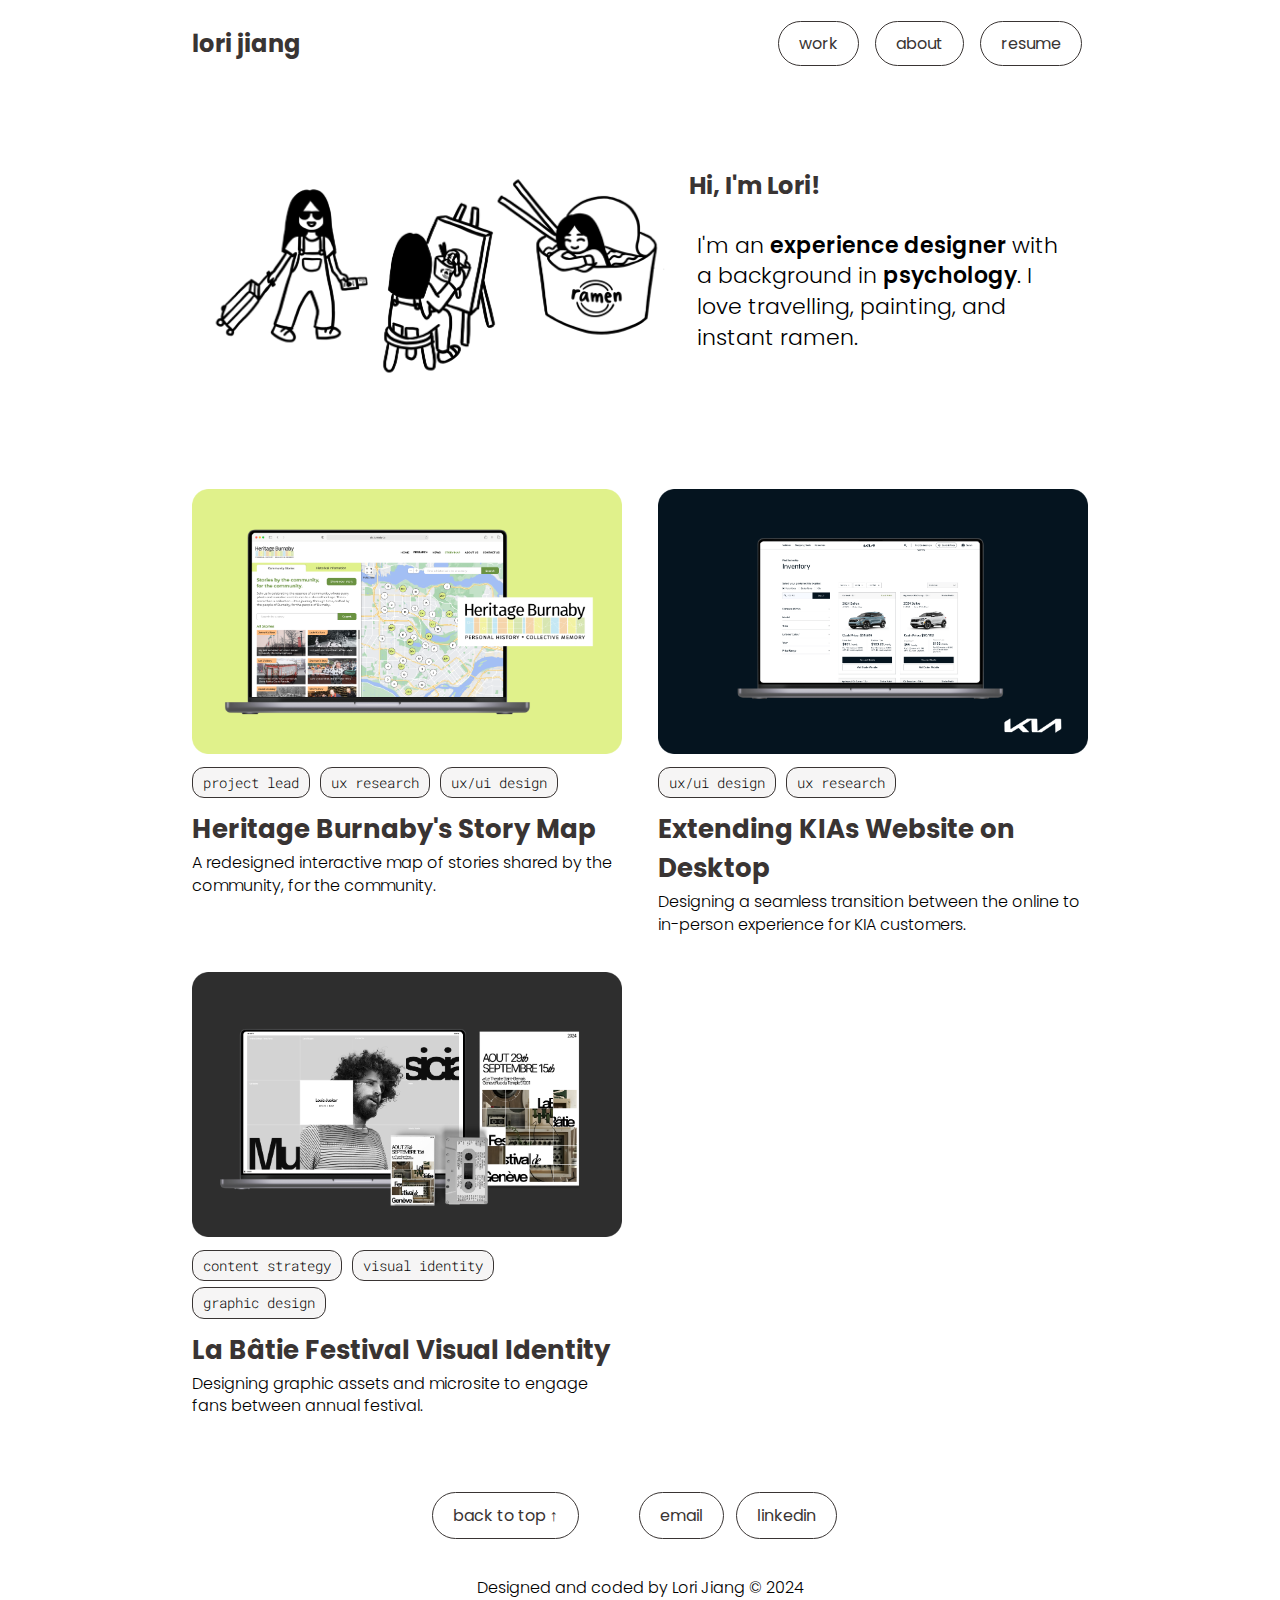
<file: index.html>
<!DOCTYPE html>
<html lang="en">
    <head>
        <meta charset="UTF-8">
        <meta name="viewport" content="width=device-width, initial-scale=1.0">
        <title>Lori Jiang</title>
        <link href="./css/style.css" rel="stylesheet">
        <link href="./css/fonts.css" rel="stylesheet">
        <!-- <link href="./script.js" rel="stylesheet"> -->
    </head>
    
    <body>

        <header>
            <nav>
                <div>
                    <a href="./index.html" class="home-logo"> lori jiang </a>
                </div>
                    
                <div class="menu">
                    <a href="./index.html" id="work" type="button">work</a>
                    <a href="./about.html" id="about" type="button">about</a>
                    <a href="img/Lori-Jiang-Resume.pdf" target="on-click" id="resume" type="button">resume</a>
                </div>
            </nav>
        </header>

        <section class="banner">
            <div class="banner-drawing">
                <img src="img/banner-img-horizontal.png" class="banner-img-horizontal" alt="Drawing">
                <img src="img/banner-img-middle.png" class="banner-img-middle" alt="Drawing">
            </div>
            <!-- <div class="banner-text">
                <h1> Hi, I'm Lori! </h1>
                <p> I'm a <strong>UX designer </strong> with a background in <strong> psychology </strong>, dedicated to solving complex problems with empathetic, user-driven solutions. </p>
            </div> -->
            <div class="banner-text">
                <h2> Hi, I'm Lori! </h2>
                <p> I'm an <strong> experience designer </strong> with a background in <strong> psychology</strong>. I love travelling, painting, and instant ramen. </p>
            </div>
            
            
        </section>

        <section>
           
            <div id="project-container">

                <div class="case-study">
                    <button class="cover-photo-button" type="button" onclick="location.href='heritage-burnaby.html'">  <img src="img/IAT333/333-cover-photo.png" alt="preview image for heritage burnaby project"> </button>
                    <div class="case-study-tags">
                        <p class="roboto-mono">project lead</p>
                        <p class="roboto-mono">ux research</p>
                        <p class="roboto-mono">ux/ui design</p>
                    </div>
                    <h3> Heritage Burnaby's Story Map</h3>
                    <p> A redesigned interactive map of stories shared by the community, for the community. </p>
                </div>

                <div class="case-study">
                    <button class="cover-photo-button" type="button" onclick="location.href='kia.html'"> <img src="img/kia/kia-preview-img-home.png" alt="preview image for kia project"> </button>
                    <div class="case-study-tags">
                        <p class="roboto-mono">ux/ui design</p>
                        <p class="roboto-mono">ux research</p>
                        
                    </div>
                    <h3> Extending KIAs Website on Desktop </h3>
                    <p> Designing a seamless transition between the online to in-person experience for KIA customers. </p>
                </div>

                

                <div class="case-study">
                    <button class="cover-photo-button" type="button" onclick="location.href='la-batie.html'"> <img src="img/IAT438/la-batie-cover-photo.png" alt="preview image for la batie project"> </button>
                    <div class="case-study-tags">
                        <p class="roboto-mono">content strategy</p>
                        <p class="roboto-mono">visual identity</p>
                        <p class="roboto-mono">graphic design</p>
                    </div>
                    <h3> La Bâtie Festival Visual Identity </h3>
                    <p> Designing graphic assets and microsite to engage fans between annual festival. </p>
                </div>

               

                
                        
            </div>
        </section>

        <footer class="text-width">
            <button id="page-top" type="button" onclick="location.href='./index.html'">back to top ↑</button> <!--Citation:https://www.tutorialspoint.com/html/html_email_links.html-->
            <button id="email" type="button" onclick="location.href='mailto: lja47@.ca'">  email </button> <!--Citation:https://www.tutorialspoint.com/html/html_email_links.html-->
            <button id="linkedin" type="button" onclick="location.href='https://www.linkedin.com/in/lorijiang/'" target="_blank"> linkedin </button> <!--Citation:https://www.youtube.com/watch?v=JnGSFHazTkg&ab_channel=CodingArtist-->   
                
            <div class="footer-credit">
                <p> Designed and coded by Lori Jiang &copy 2024 </p>
            </div>
            
        </footer>
       
        <script src="script.js"></script> 
    </body>
                
</html>
</file>
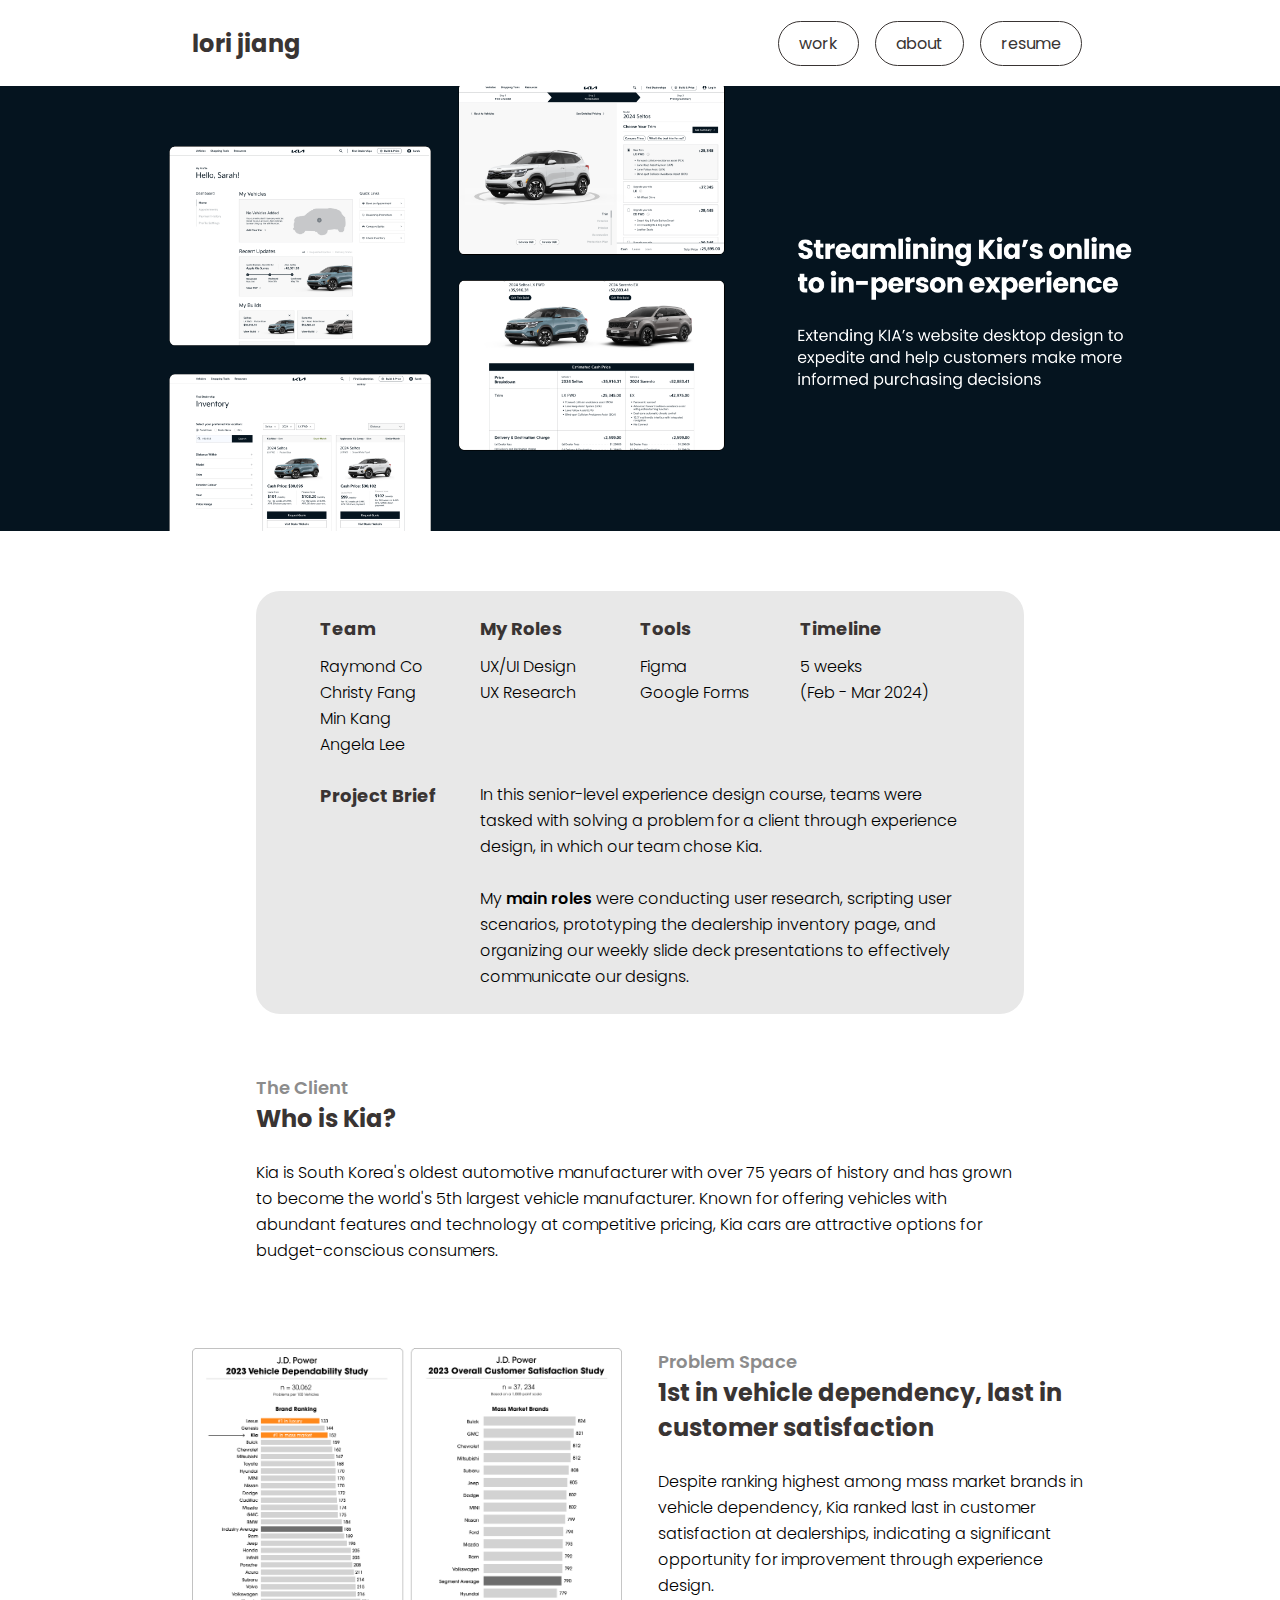
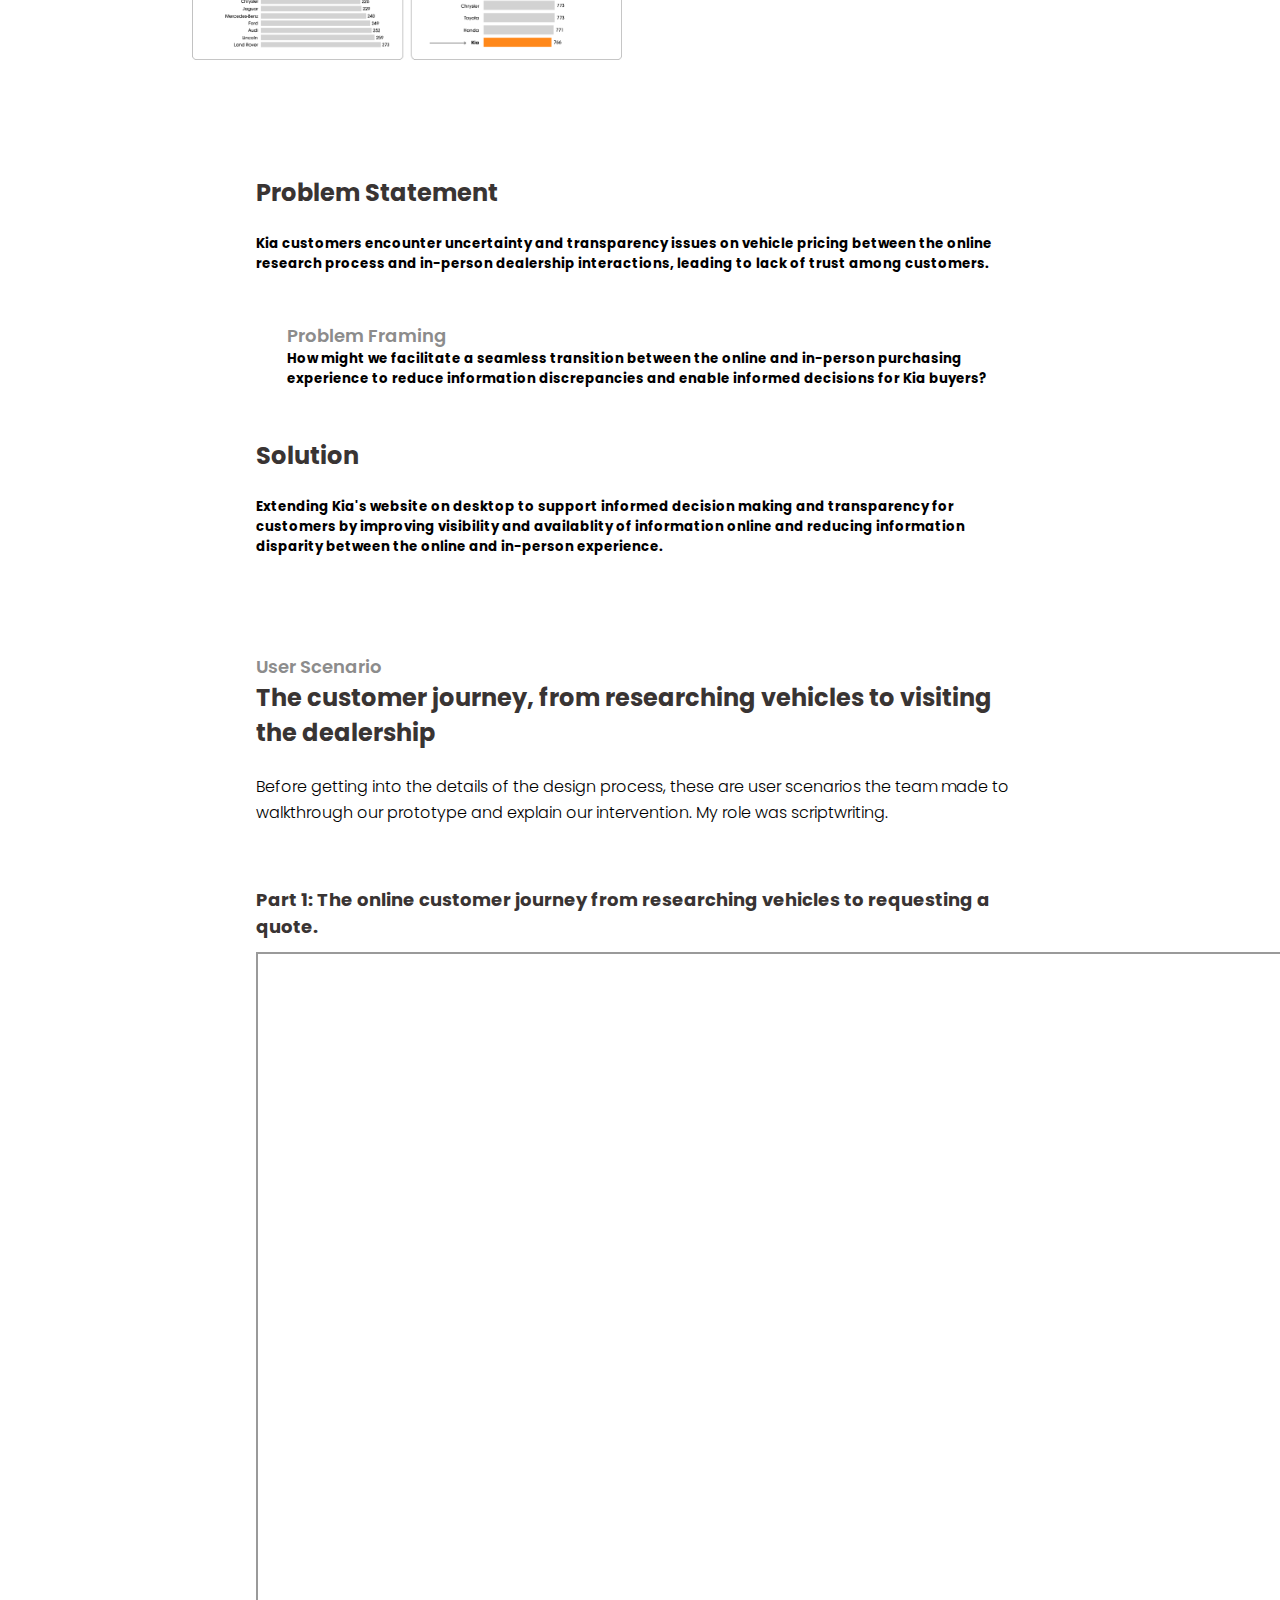
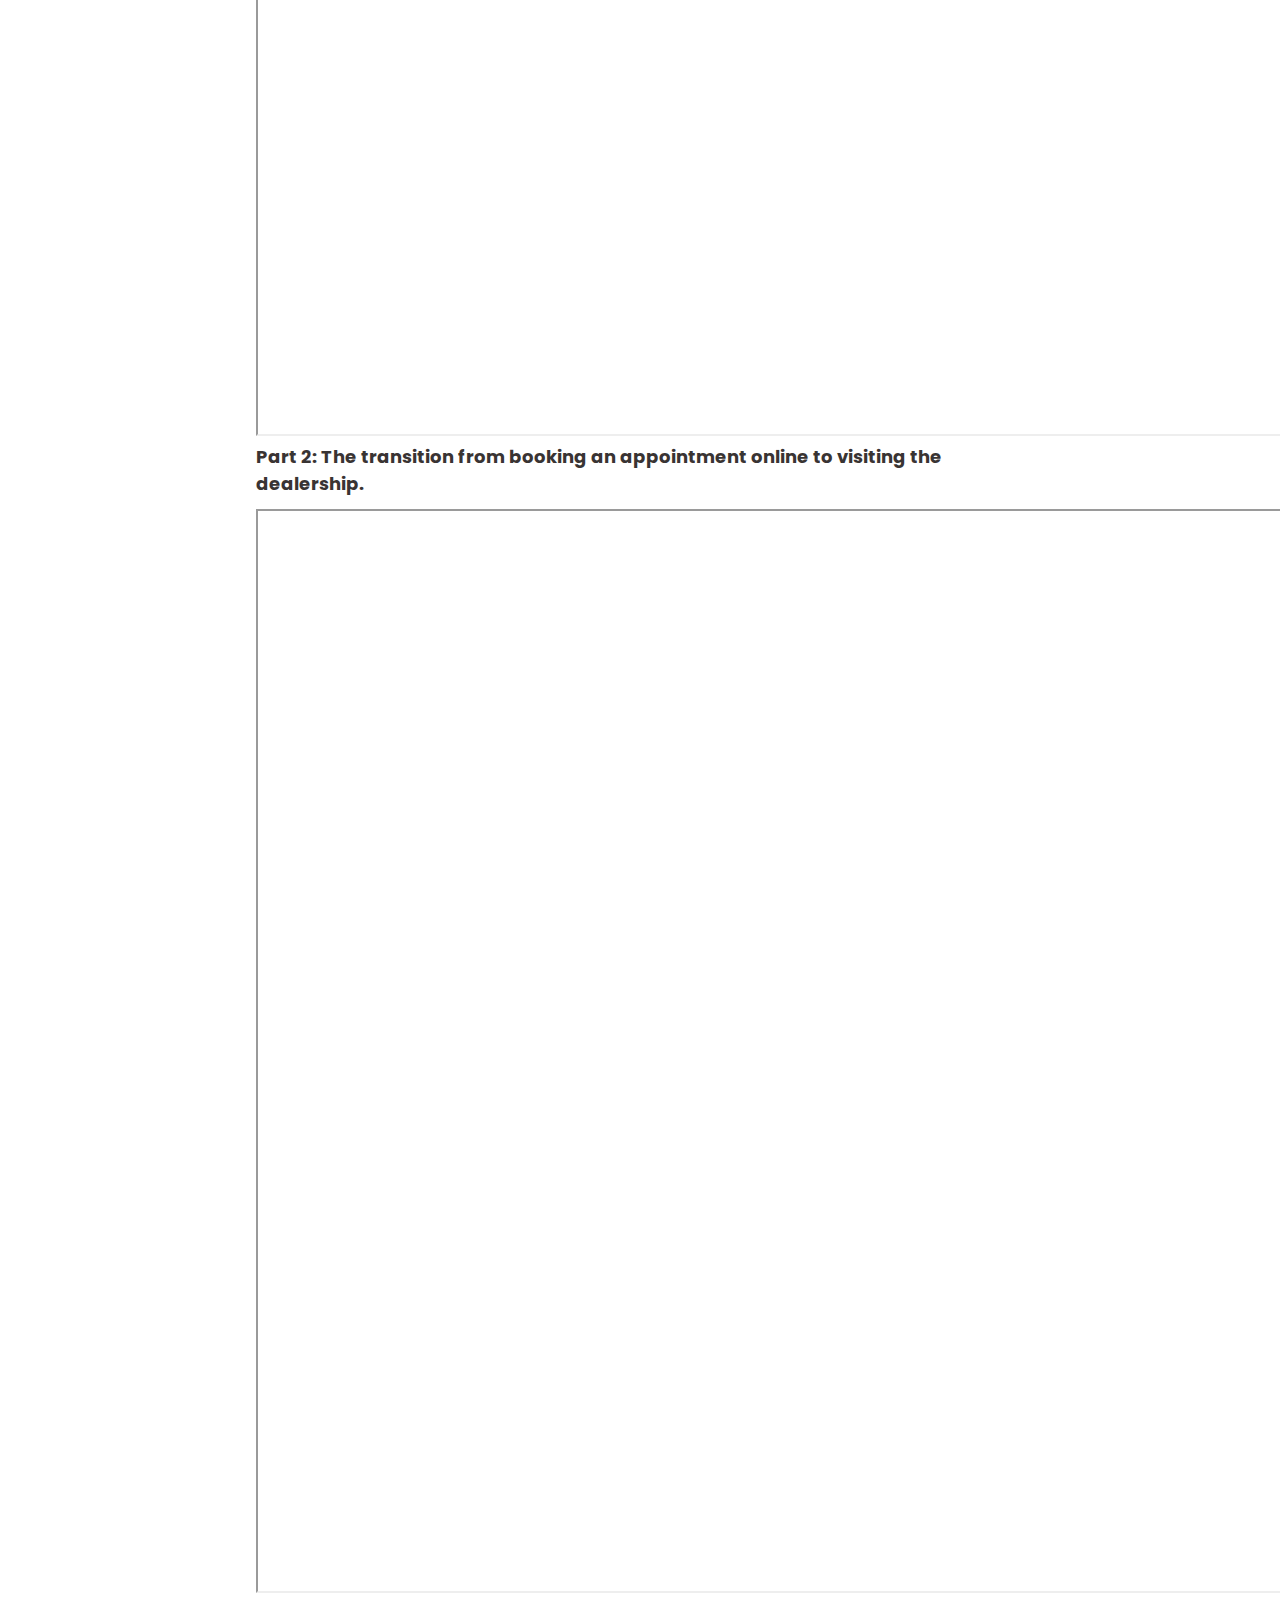
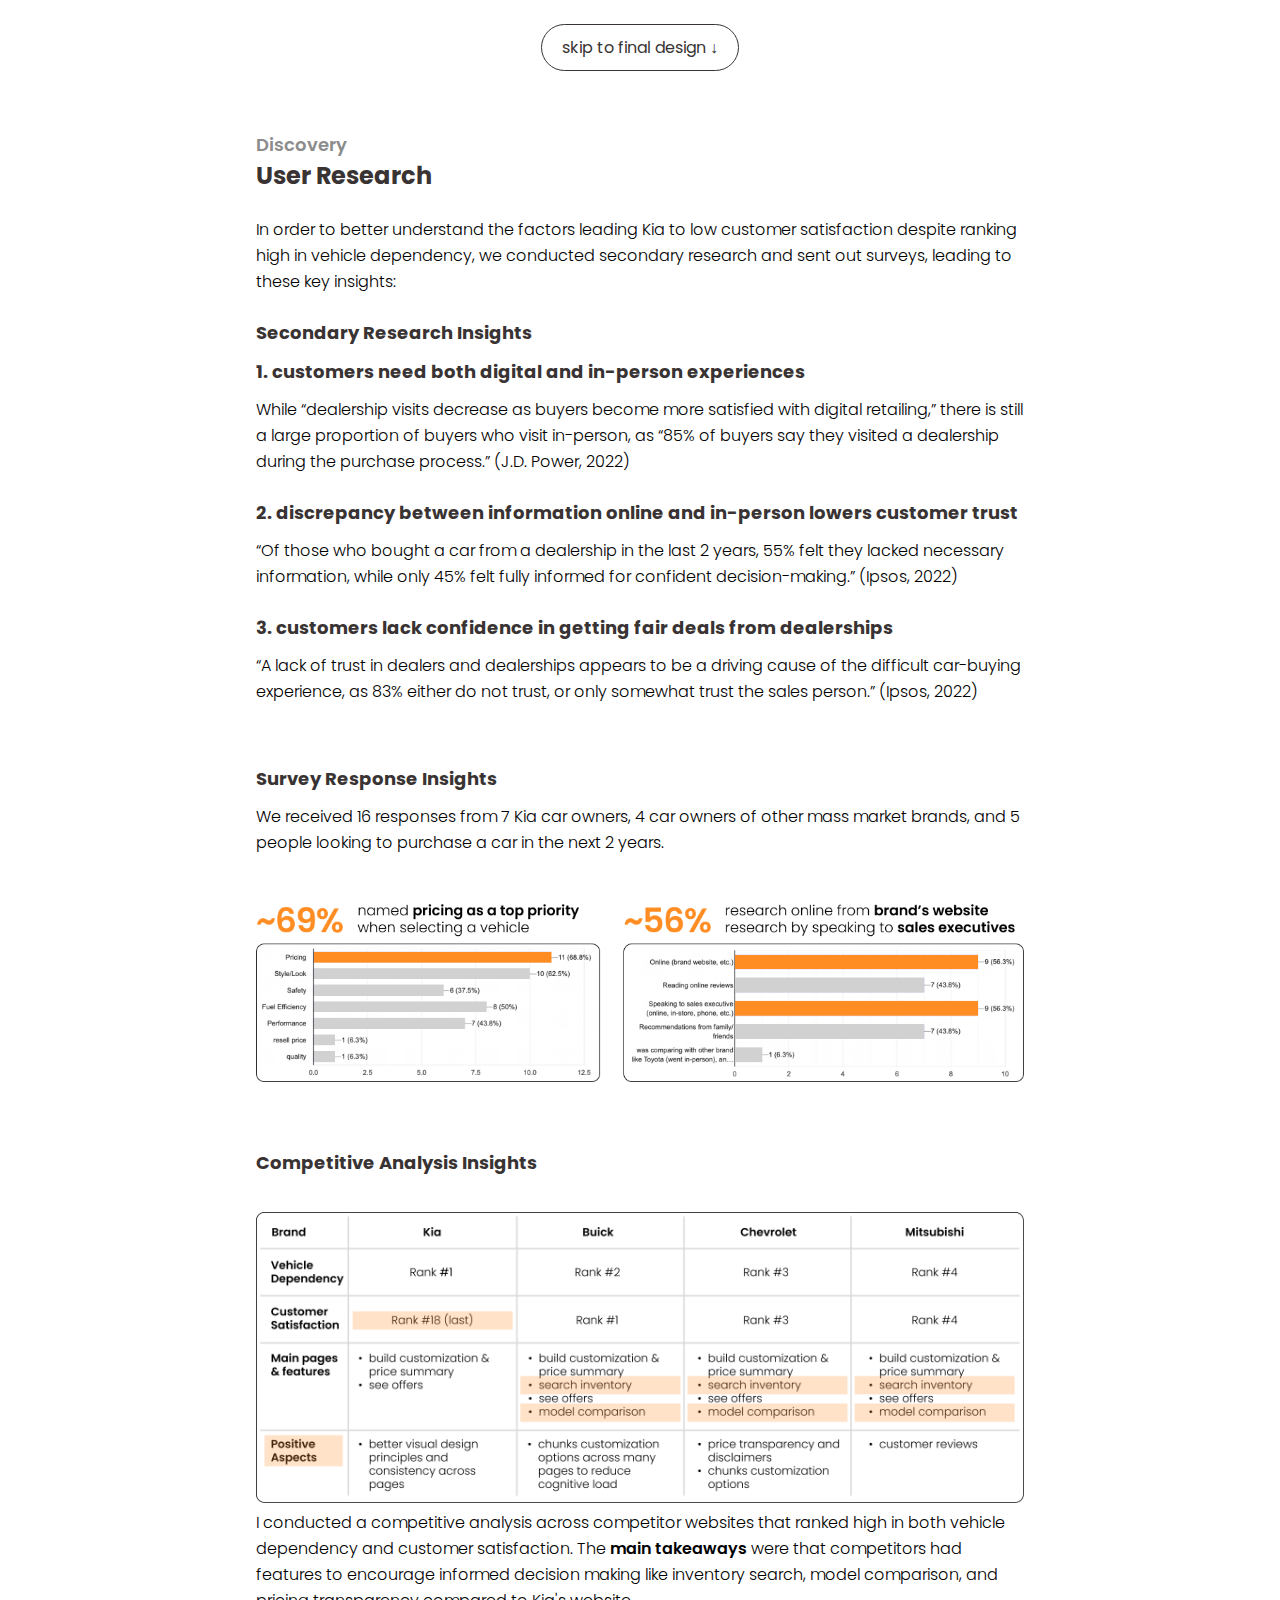
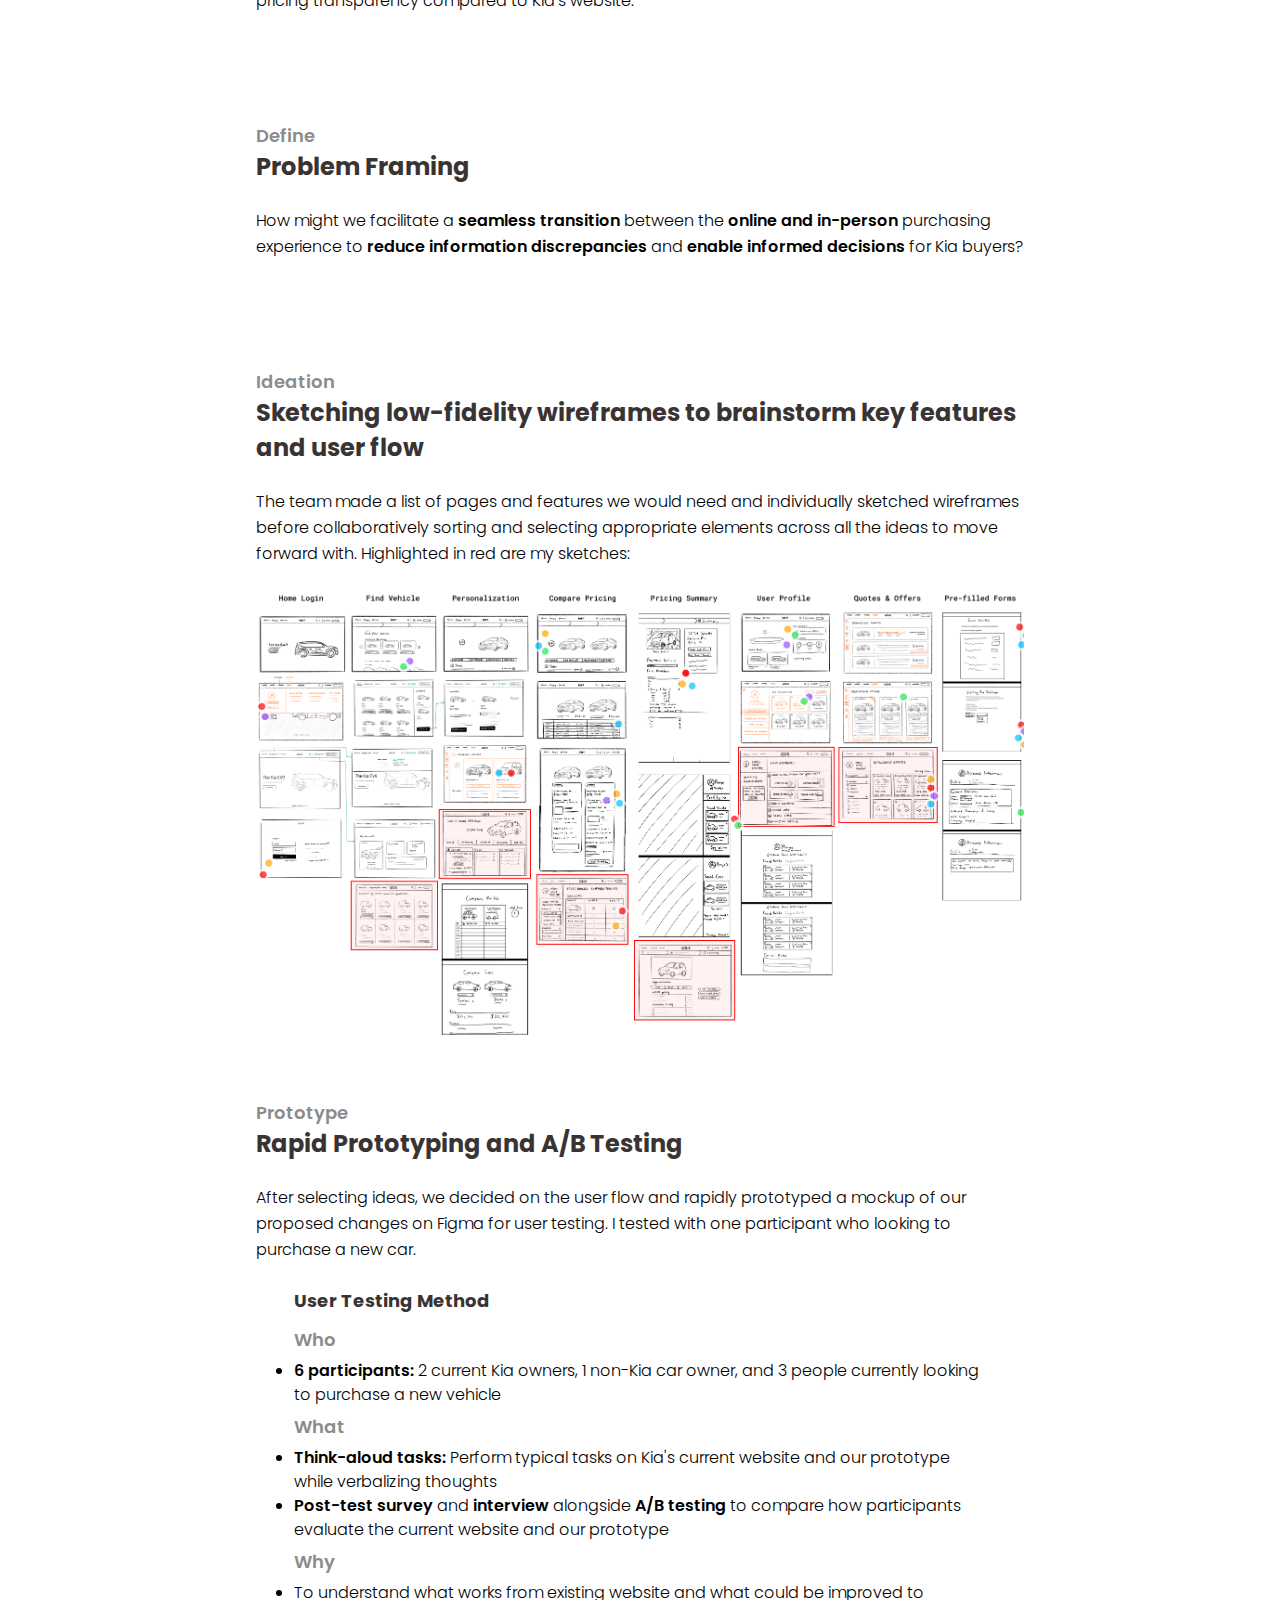
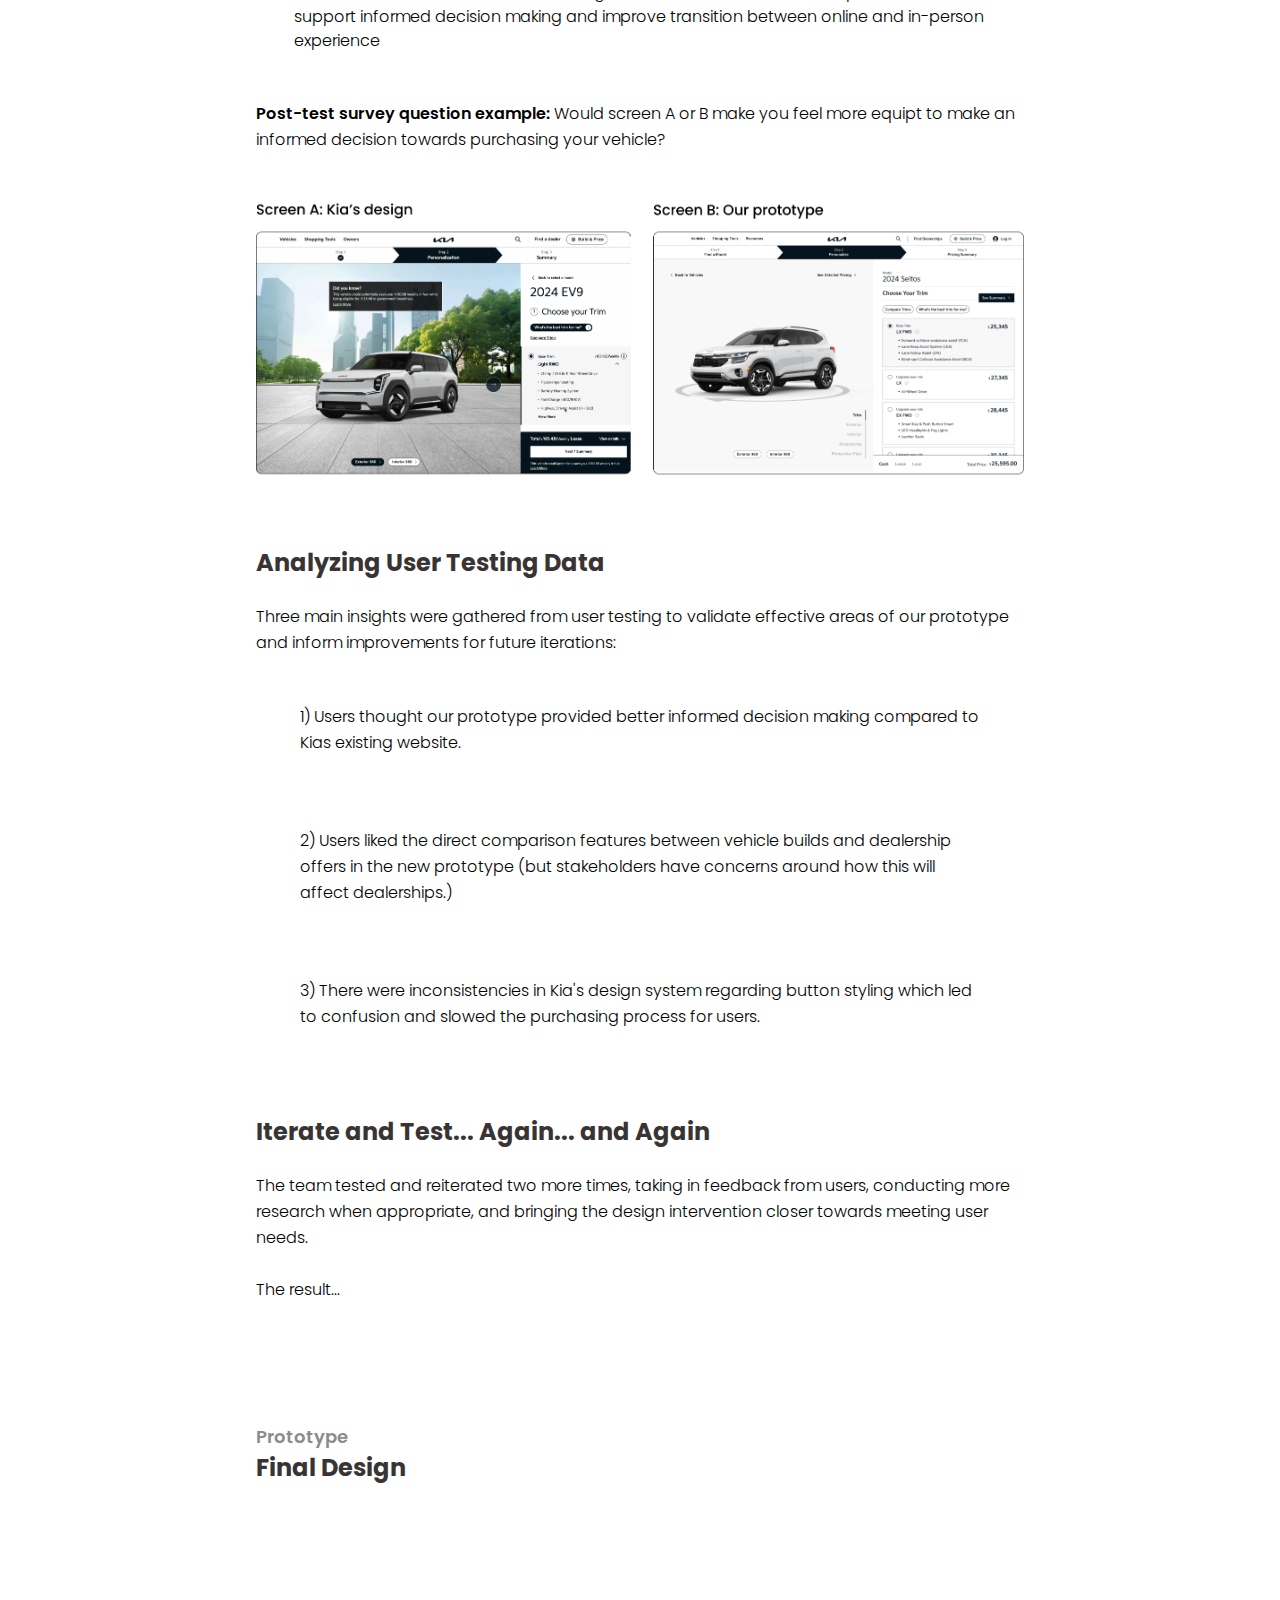
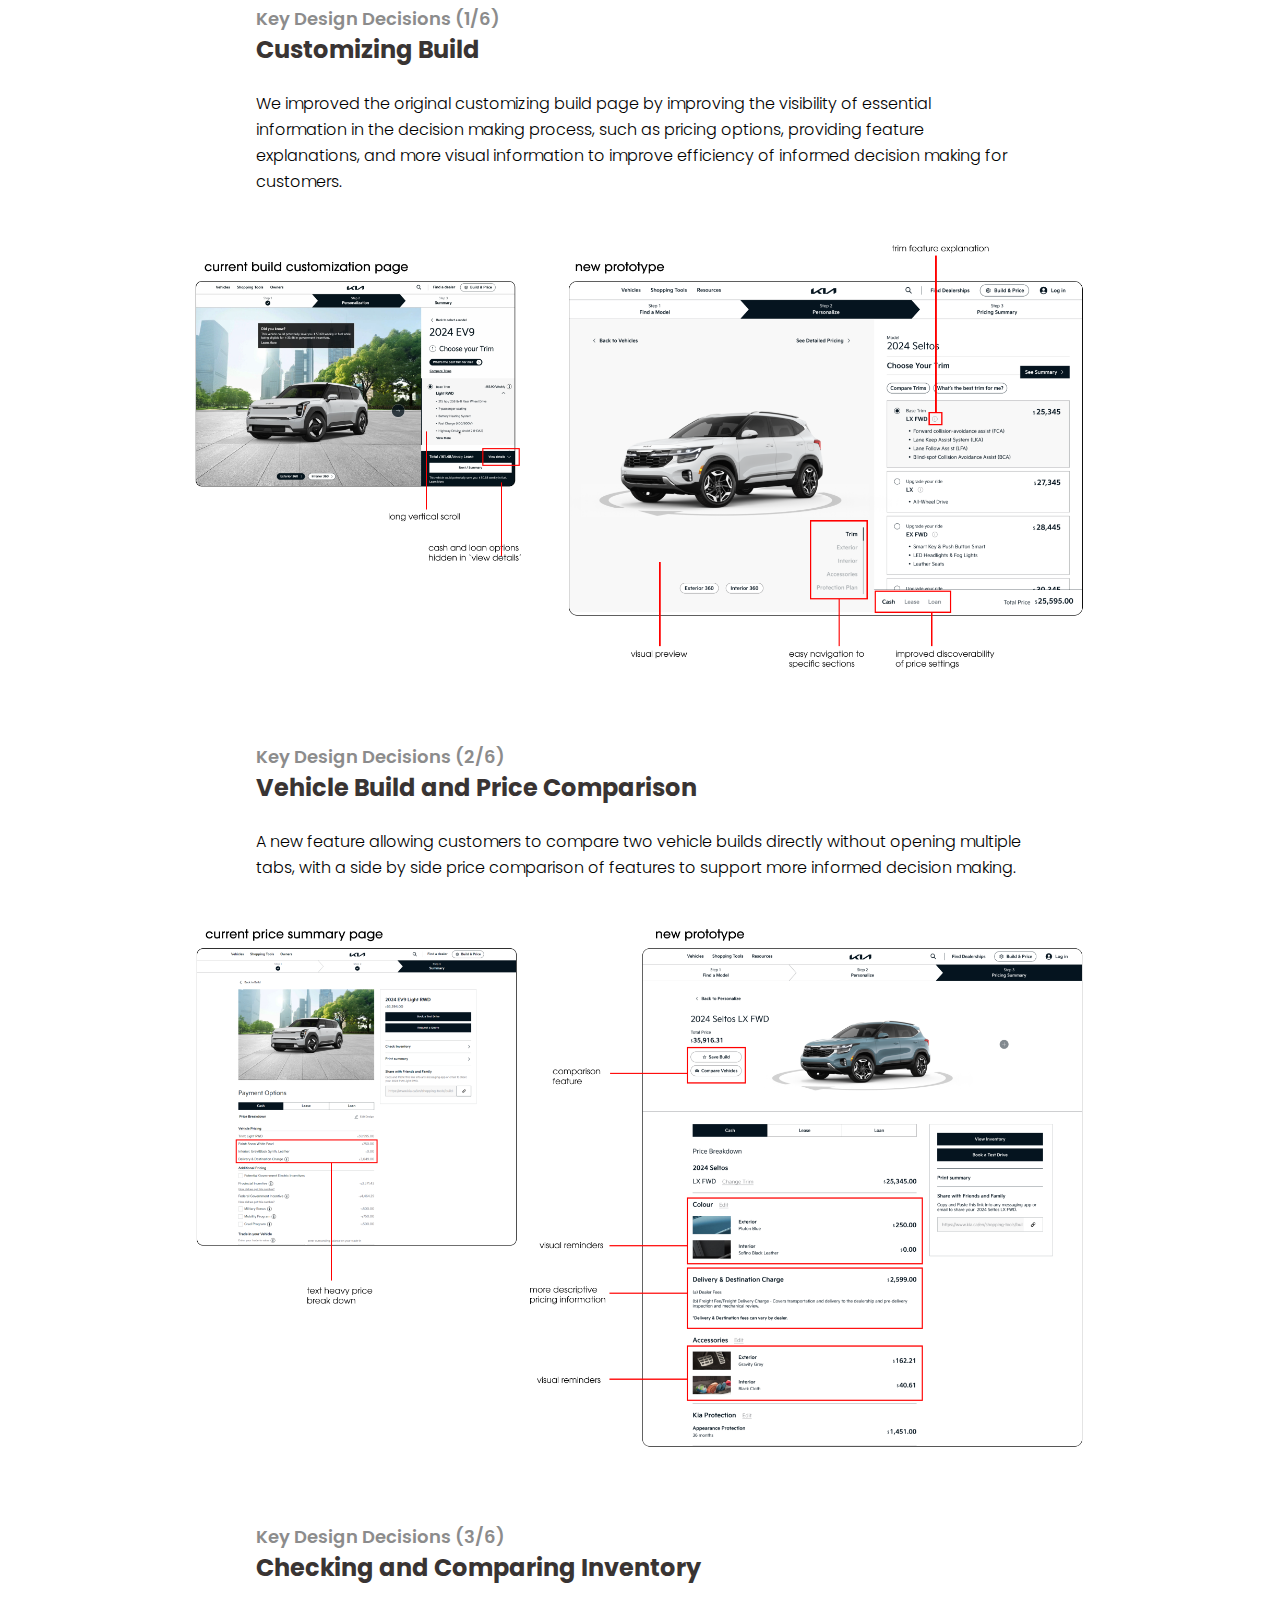
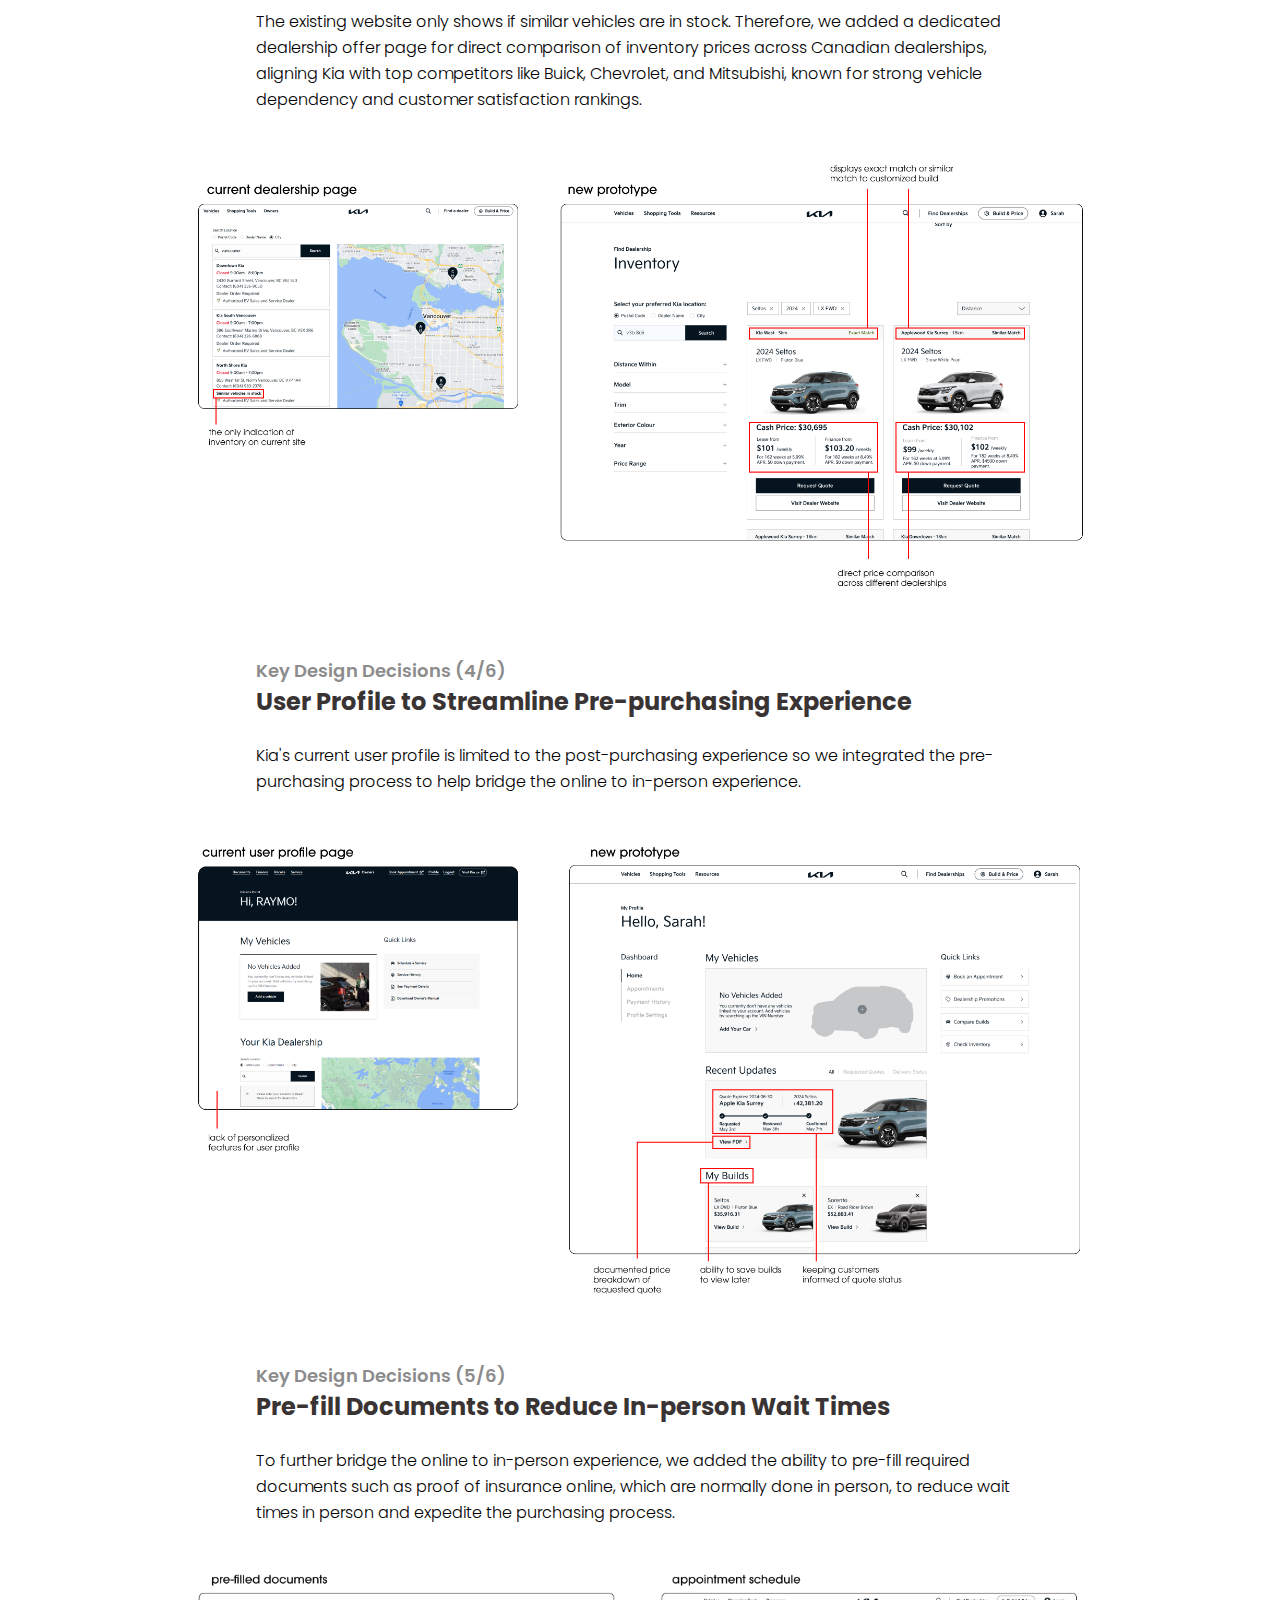
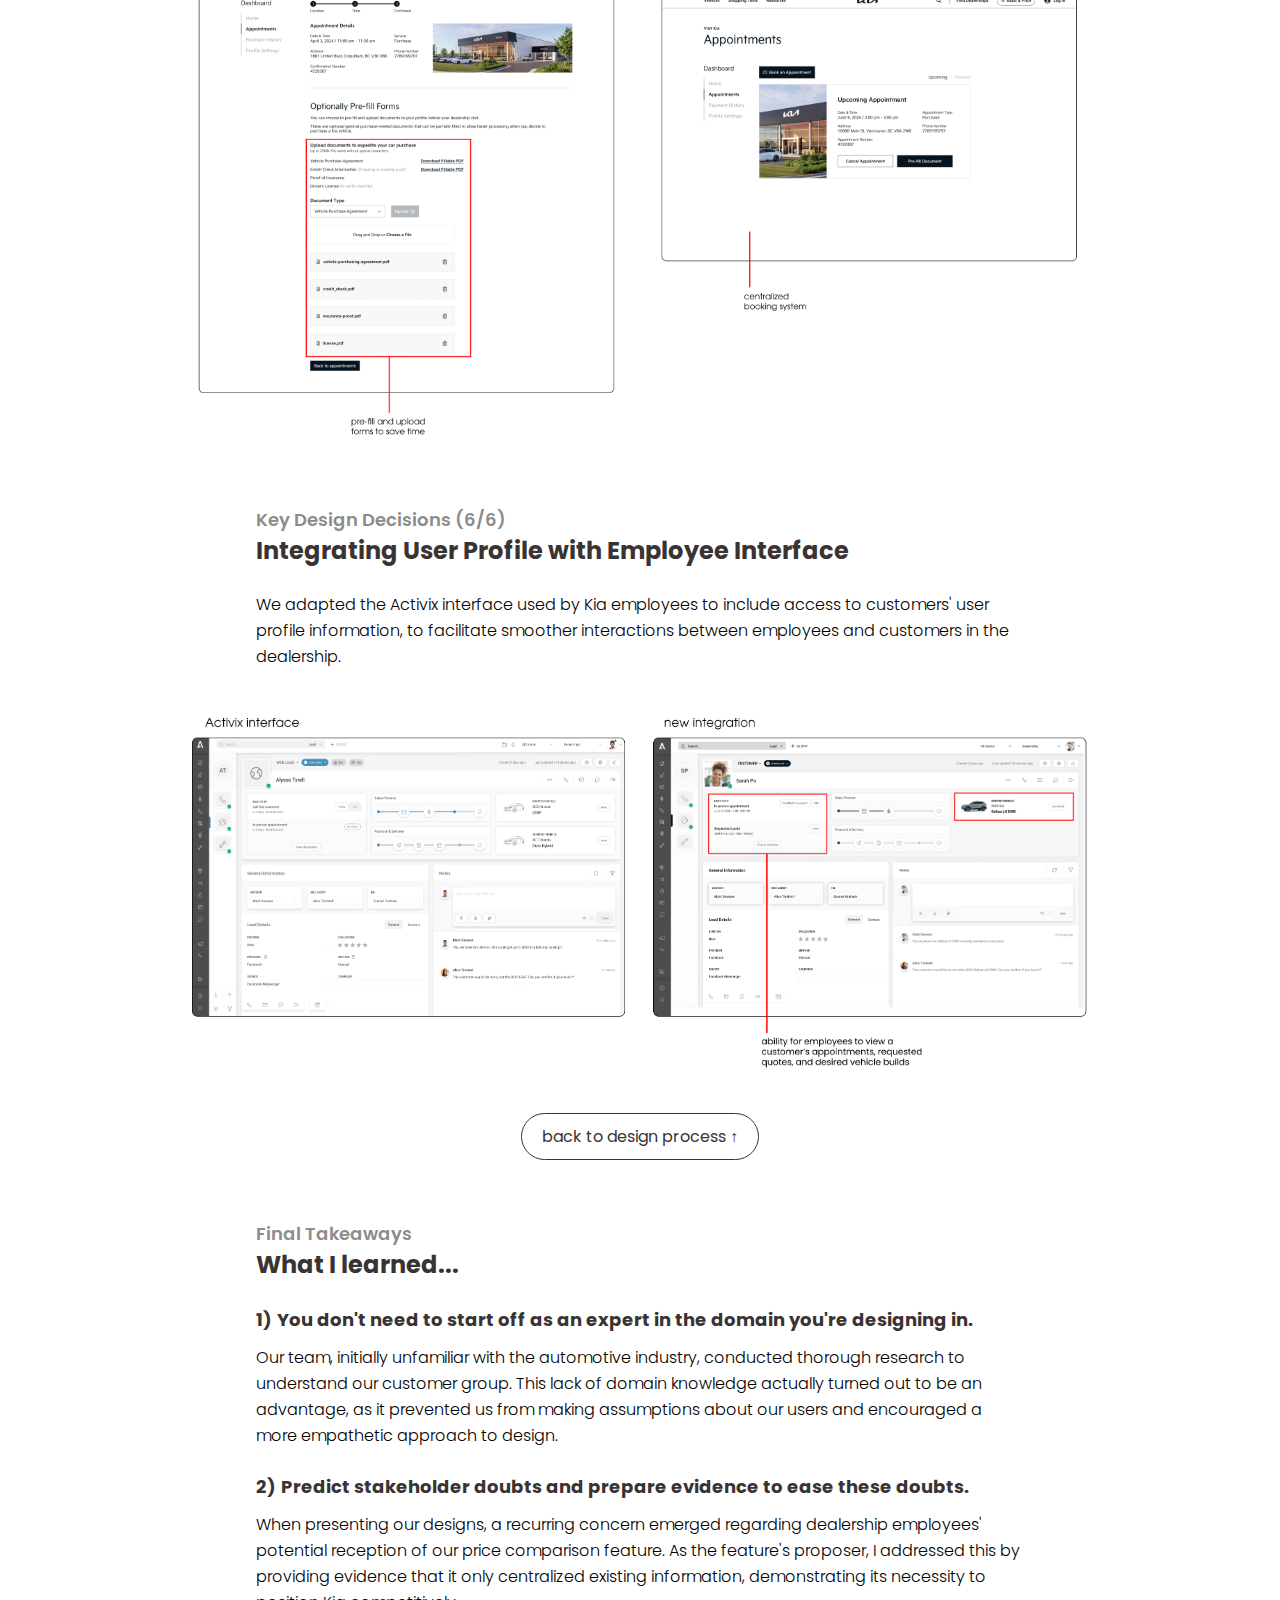
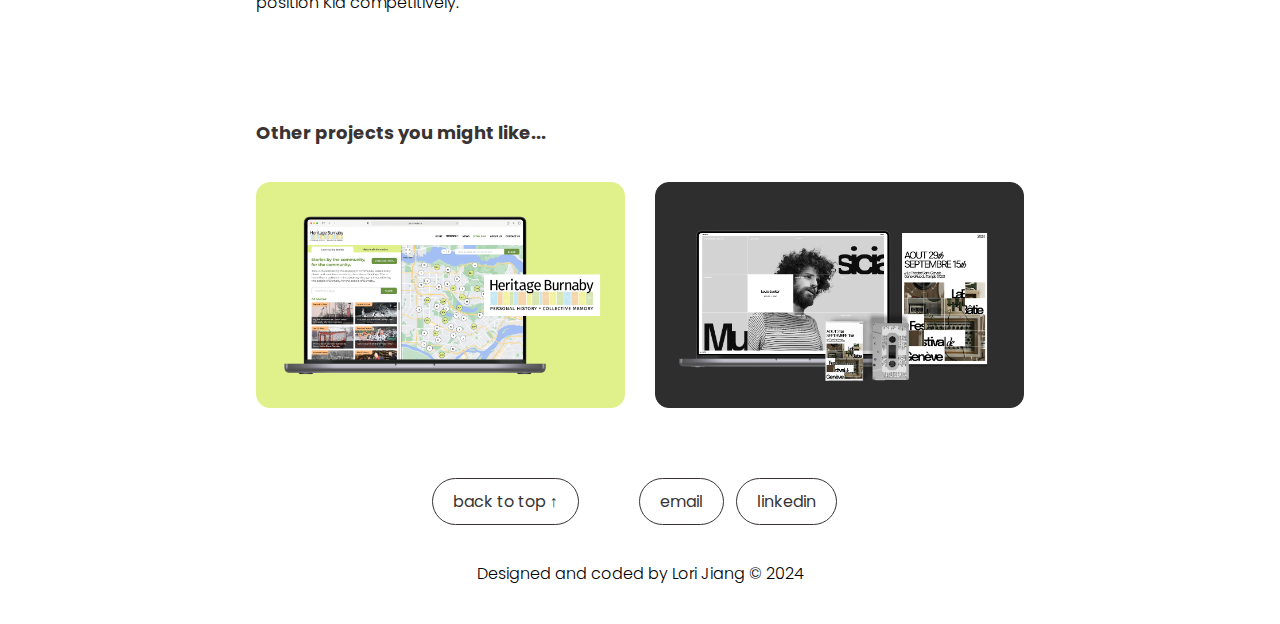
<file: kia.html>
<!DOCTYPE html>
<html lang="en">
    <head>
        <meta charset="UTF-8">
        <meta name="viewport" content="width=device-width, initial-scale=1.0">
        <title>Lori Jiang</title>
        <link href="./css/style.css" rel="stylesheet">
        <link href="./css/fonts.css" rel="stylesheet">
    </head>
    
    <body>

        <header>
            <nav class="flexbox">
                <div >
                    <a href="./index.html" class="home-logo"> lori jiang </a>
                </div>
                    
                <div>
                    <a href="./index.html">work</a>
                    <a href="./about.html">about</a>
                    <a href="img/Lori-Jiang-Resume.pdf" target="on-click">resume</a>
                </div>
            </nav>
        </header>

        <section>
            <!-- <div class="text-width">
                <h1> Redesigning Heritage Burnaby's Historical Interactive Map </h1>
            </div> -->

            <div class="preview-img">
                <img src="img/kia/kia-preview-img-desktop.png" class="preview-img-desktop" alt="prototype image">
                <img src="img/kia/kia-preview-img-mobile.png" class="preview-img-mobile" alt="prototype image">
            </div>
            
            <div class="text-width section grey-theme context-container">
                <div class="jiang0 context-container-row">
                    <div class="jiang1 item">
                        <h3>Team</h3>
                        <p>Raymond Co<br>Christy Fang<br>Min Kang</br>Angela Lee</p>
                    </div>
                    <div class="jiang1 item">
                        <h3>My Roles</h3>
                        <p>UX/UI Design <br> UX Research </p>
                    </div>
                    <div class="jiang1 item">
                        <h3>Tools</h3>
                        <p>Figma <br> Google Forms</p>
                    </div>
                    <div class="jiang1 item">
                        <h3>Timeline</h3>
                        <p>5 weeks <br> (Feb - Mar 2024)</p>
                    </div> 
                </div>
                <div class="jiang0">
                    <div class="jiang2">
                        <h3> Project Brief </h3>
                    </div>
                    <div class="jiang3">
                        <p>In this senior-level experience design course, teams were tasked with solving a problem for a client through experience design, in which our team chose Kia. <br> <br> My <strong>main roles </strong> were conducting user research, scripting user scenarios, prototyping the dealership inventory page, and organizing our weekly slide deck presentations to effectively communicate our designs.</div>
                </div>
            </div>

            <div class="section text-width">
                <div >
                    <h4> The Client </h4>
                    <h2> Who is Kia? </h2>
                    <p> Kia is South Korea's oldest automotive manufacturer with over 75 years of history and has grown to become the world's 5th largest vehicle manufacturer. Known for offering vehicles with abundant features and technology at competitive pricing, Kia cars are attractive options for budget-conscious consumers. </p>
                </div>
               
            </div>

            <div class="section client-container img-width hong1">
                
                <div class="hong2">
                    <img src="img/kia/ranking.png" alt="JD Power">
                </div>

                <div class="hong2">
                    <h4> Problem Space</h4>
                    <h2> 1st in vehicle dependency, last in customer satisfaction </h2>
                    <p> Despite ranking highest among mass market brands 
                        in vehicle dependency, Kia ranked last in customer satisfaction at dealerships, indicating a significant opportunity for improvement through experience design.  
                    </p>
                </div>
            </div>

            <div class="section orange-theme problem-solution-container">
                <div>
                    <h2> Problem Statement</h2>

                    <h5> Kia customers encounter uncertainty and transparency issues on vehicle pricing between the online research process and in-person dealership interactions, leading to lack of trust among customers.
                    </h5>

                </div>

                <div class="space key-solution white-theme">
                    <h4> Problem Framing </h4>
                    <h5> How might we facilitate a seamless transition between the online and in-person purchasing experience to reduce information discrepancies and enable informed decisions for Kia buyers?
                    </h5>
                    <br>
                    <!-- <p> How might we facilitate a seamless transition between the online and in-person purchasing experience to expedite and enable informed decisions for Kia buyers?
                    </p> -->
                </div>

                <div class="space">
                    <h2> Solution</h2>
                    
                    <!-- <h2> Extending Kias website on desktop to improve informed decision making and reduce mismatch when transitioning from online research to in-person visits.</h2>   
                         -->
                        <!-- <p> 
                            The design solution intervenes throughout the customer's pre-purchasing journey and achieves two goals: 
                            
                        </p> -->
                        <!-- <h3> 
                            
                            1) Improving informed decision making and transparency for customers online by improving visibility and availablity of information through: 
                        </h3>
                        <li> redesign of build customization page </li>
                        <li> addition of vehicle comparison feature </li>
                        <li> addition of dealership inventory page </li>
                        <br>
                        <h3>
                            2) Reducing information disparity between online and in-person experience through:
                        </h3>
                        <li> expansion of user profile to include the pre-purchasing process</li>
                        <li> allowing dealership employees to access customer profiles </li>   -->
                        <h5>     
                        Extending Kia's website on desktop to support informed decision making and transparency for customers by improving visibility and availablity of information online and reducing information disparity between the online and in-person experience.
                        </h5>
                </div>  
            </div>

            

            <div class="text-width">
                <h4>User Scenario</h4>
                <h2> The customer journey, from researching vehicles to visiting the dealership</h2>
                <p> Before getting into the details of the design process, these are user scenarios the team made to walkthrough our prototype and explain our intervention. My role was scriptwriting. </p>
                <h3 class="section">  Part 1: The online customer journey from researching vehicles to requesting a quote.</h3>
                <div class="scenario-video">
                    <div>
                        <div>
                            <iframe width="1920" height="1080" src="https://www.youtube.com/embed/mBSbXyTrFiQ?si=IU7-RnodXyDYCHHE" title="User scenario part 1" allowfullscreen></iframe>
                        </div>
                    </div>
                </div>
                <h3 class="space"> Part 2: The transition from booking an appointment online to visiting the dealership. </h3>
                <div class="scenario-video">
                    <div>
                        <iframe width="1920" height="1080" src="https://www.youtube.com/embed/w2gRm83u8e8?si=E1zA-rHSMCDF3DoX" title="User scenario part 2" allowfullscreen></iframe>
                    </div>
                </div>
                
            </div>

            <!-- <div class="flexbox text-width section">
                <h2>Key Screens of Final Prototype</h2>
                <p>Before getting into the details of the design process, here is a preview of the app's finished screens:</p>
                <img src="img/kia/before-after.png" alt="Preview of key screens for prototype">
            </div> -->
           
            <button onclick="location.href='#final-design'" type="button" class="text-width center"> skip to final design ↓ </button> 

            <!-- <div class="flexbox section orange-theme final-design-container-334" id="final-design">
                <div>
                    <h2> Design Process </h2>
                </div>
            </div> -->

            <div class="flexbox section text-width" id="design-process">
                <div class="lori0">
                    <h4> Discovery </h4>
                    <h2> User Research</h2>
                    
                    <!-- <h3> Why does Kia have low customer satisfaction? </h3> -->
                    <p> In order to better understand the factors leading Kia to low customer satisfaction despite ranking high in vehicle dependency, we conducted secondary research and sent out surveys, leading to these key insights:</p>
                </div> 
                <div>
                    <h3> Secondary Research Insights</h3>
                    <div class="space quote-box orange-theme ">
                        <h3> 1. customers need both digital and in-person experiences </h3>
                        <p > While “dealership visits decrease as buyers become more satisfied with digital retailing,” there is still a large proportion of buyers who visit in-person, as “85% of buyers say they visited a dealership during the purchase process.” (J.D. Power, 2022)</p>
                    </div>
                    <div class="quote-box orange-theme ">
                        <h3> 2. discrepancy between information online and in-person lowers customer trust </h3>
                        <p > “Of those who bought a car from a dealership in the last 2 years, 55% felt they lacked necessary information, while only 45% felt fully informed for confident decision-making.” (Ipsos, 2022)</p>
                        
                    </div>
                    <div class="quote-box orange-theme ">
                        <h3> 3. customers lack confidence in getting fair deals from dealerships </h3>
                        <p > “A lack of trust in dealers and dealerships appears to be a driving cause of the difficult car-buying experience, as 83% either do not trust, or only somewhat trust the sales person.” (Ipsos, 2022)</p>
    
                    </div>

                    <div class="section">
                        <h3> Survey Response Insights </h3>
                        <p> We received 16 responses from 7 Kia car owners, 4 car owners of other mass market brands, and 5 people looking to purchase a car in the next 2 years. </p>
                        <img src="img/kia/survey.png" alt="survey responses">   
                    </div>
                    
                </div>
            </div>

            <div class="text-width section">
                <h3>Competitive Analysis Insights</h3>
                <img src="img/kia/competitive-analysis.png" alt="Preview of key screens for prototype">
                <p class="space">I conducted a competitive analysis across competitor websites that ranked high in both vehicle dependency and customer satisfaction. The <strong>main takeaways</strong> were that competitors had features to encourage informed decision making like inventory search, model comparison, and pricing transparency compared to Kia's website. </p>
                
            </div>

            <div class="section text-width">
                <!-- <h2> Narrowing down the problem </h2>
                <p> Kia customers encounter vehicle information and pricing discrepanices between their online research process and in-person dealership interactions, leading to lack of trust among customers. Thus, we saw a significant opportunity to improve customer satisfaction by optimizing Kia's desktop experience in order to support informed decision making and mitigate discrepancies between online research and in-person dealership interactions. Desktop was chosen over mobile because research suggested from Meta showed that people prefer desktop over mobile to customize vehicles and compare features.</p> -->

                <!-- 
                <p>Our <strong> goals </strong>were to: 1) improve pricing transparency and readily available information to support informed decision-making and 2) smooth the transition from online research to dealership interaction to improve customer satisfaction.
               </p> -->

               <!-- <h3> 1) Improving informed decision making and transparency for customers online by improving visibility and availablity of information through: 
                </h3>
                <li> redesign of build customization page </li>
                <li> addition of vehicle comparison feature </li>
                <li> addition of dealership inventory page </li>
                <br>
                <h3>
                    2) Reducing information disparity between online and in-person experience through:
                </h3>
                <li> expansion of user profile to include the pre-purchasing process</li>
                <li> allowing dealership employees to access customer profiles </li>   -->
                
            </div>

            <div class="flexbox section orange-theme problem-statement-container">
                <div>
                    <h4>Define</h4>
                    <h2> Problem Framing </h2>
                    <p> How might we facilitate a <strong> seamless transition  </strong> between the <strong>online and in-person </strong> purchasing experience to <strong>reduce information discrepancies </strong> and <strong>enable informed decisions </strong> for Kia buyers?
                    </p>
                </div>
            </div>

            <!-- <div class="flexbox section text-width">
                <div>
                    <h4> Ideation</h4>
                    <h2> User Journey Map </h2>
                    <p> I created a user journey map to better understand customer needs at each point in their pre-purchasing journey. This helped identify opportunities at digital and physical touchpoints where our intevention could take place.</p>
                </div>
            </div>

            <div class="img-width">
                <img src="img/kia/user-journey-map.png" alt="user journey map">
            </div> -->

            <div class="flexbox section text-width">
                <div>
                    <h4> Ideation</h4>
                    <h2>Sketching low-fidelity wireframes to brainstorm key features and user flow</h2>
                    <p>
                    The team made a list of pages and features we would need and individually sketched wireframes before collaboratively sorting and selecting appropriate elements across all the ideas to move forward with. Highlighted in red are my sketches:</p>
                </div>
            </div>

            <div>
                <div class="text-width wireframe-container">
                    <img src="img/kia/wireframe-sketches.png" alt="wireframe sketches">
                </div>
            </div>

            <div class="flexbox text-width">
                <h4> Prototype</h4>
                <h2> Rapid Prototyping and A/B Testing</h2>
                <p> 
                    After selecting ideas, we decided on the user flow and rapidly prototyped a mockup of our proposed changes on Figma for user testing. I tested with one participant who looking to purchase a new car.
                </p>
            </div>

            <div class="space text-width">
                <div class="user-research">
                    <h3> User Testing Method </h3>
                    <h4> Who</h4>
                    <li> <strong>6 participants: </strong>2 current Kia owners, 1 non-Kia car owner, and 3 people currently looking to purchase a new vehicle</li>
                    <h4> What</h4>
                    <li> <strong> Think-aloud tasks: </strong>Perform typical tasks on Kia's current website and our prototype while verbalizing thoughts </li>
                    <li> <strong>Post-test survey </strong> and <strong> interview </strong> alongside <strong> A/B testing </strong>to compare how participants evaluate the current website and our prototype</li>
                    
                    <h4> Why</h4>
                    <li> To understand what works from existing website and what could be improved to support informed decision making and improve transition between online and in-person experience </li>
                    <!-- <p class="space"> <strong> Post-test survey question example:</strong> Would screen A or B make you feel more equipt to make an informed decision towards purchasing your vehicle?</p>
    
                    <img src="img/kia/ab-testing.png" alt="A/B Testing Sample"> -->
                </div>
                
                
            </div>

            <div class="text-width">
                <p> <strong> Post-test survey question example:</strong> Would screen A or B make you feel more equipt to make an informed decision towards purchasing your vehicle?</p>

                <img src="img/kia/ab-testing.png" alt="A/B Testing Sample">
            </div>
        
            <div class="text-width section">
                <h2> Analyzing User Testing Data</h2>
                <p> Three main insights were gathered from user testing to validate effective areas of our prototype and inform improvements for future iterations:</p>  
            </div>

            <div class="text-width">
                <!-- <h4> Pain Point 1</h4> -->
                <div class="pain-points orange-theme">
                    <p> 1) Users thought our prototype provided better informed decision making compared to Kias existing website.  </p>    
                </div>
                <!-- <h4> Pain Point 2</h4> -->
                <div class="pain-points orange-theme"> 
                    <p> 2) Users liked the direct comparison features  between vehicle builds and dealership offers in the new prototype (but stakeholders have concerns around how this will affect dealerships.) </p>
                </div>
                <!-- <h4> Pain Point 3</h4> -->
                <div class="pain-points orange-theme">
                    <p> 3) There were inconsistencies in Kia's design system regarding button styling which led to confusion and slowed the purchasing process for users. </p>    
                </div>    
            </div>

            <div class="section text-width">
                <h4> </h4>
                <h2> Iterate and Test... Again... and Again</h2>
                <p> The team tested and reiterated two more times, taking in feedback from users, conducting more research when appropriate, and bringing the design intervention closer towards meeting user needs. <br> <br> The result...  </p>
            

            </div>
            
            
            <div class="flexbox section orange-theme final-design-container-334" id="final-design">
                <div>
                    <h4> Prototype</h4>
                    <h2> Final Design </h2>
                </div>
            </div>

            <!-- <div class="section">
                <div class="text-width section">
                    <h2> Part 1: Helping customers make more informed decisions, from research to requesting a quote</h2>
                    <p> This is the first of two user scenario videos that team created to better explain where our interventions lie in the customer journey, where my role was in script writing. <br> </p>
                </div>
    
                <div class="scenario-video">
                    <div>
                        <iframe width="900" height="480" src="https://www.youtube.com/embed/mBSbXyTrFiQ?si=IU7-RnodXyDYCHHE" title="YouTube video player" frameborder="0" allow="accelerometer; autoplay; clipboard-write; encrypted-media; gyroscope; picture-in-picture; web-share" referrerpolicy="strict-origin-when-cross-origin" allowfullscreen></iframe>
                    </div>
                </div>
            </div> -->

            <div class="text-width section">
                <div>
                    <h4> Key Design Decisions (1/6) </h4>
                    <h2> Customizing Build</h2>
                    <p> We improved the original customizing build page by improving the visibility of essential information in the decision making process, such as pricing options, providing feature explanations, and more visual information to improve efficiency of informed decision making for customers. </p> 
                </div>
            </div>

            <div class="img-width">
                <img src="img/kia/mockup-1.png"   alt="Customizing build page">
            </div>

            <div class="text-width section">
                <div>
                    <h4> Key Design Decisions (2/6) </h4>
                    <h2> Vehicle Build and Price Comparison</h2>
                    <p> A new feature allowing customers to compare two vehicle builds directly without opening multiple tabs, with a side by side price comparison of features to support more informed decision making. </p>
                         
                </div>
            </div>

            <div class="img-width">
                <img src="img/kia/mockup-2.png"  alt="comparing vehicles">
            </div>

            <div class="text-width section">
                <div>
                    <h4> Key Design Decisions (3/6)</h4>
                    <h2> Checking and Comparing Inventory</h2>
                    <p>
                        The existing website only shows if similar vehicles are in stock. Therefore, we added a dedicated dealership offer page for direct comparison of inventory prices across Canadian dealerships, aligning Kia with top competitors like Buick, Chevrolet, and Mitsubishi, known for strong vehicle dependency and customer satisfaction rankings.
                    </p>
                </div>
            </div>

            <div class="img-width">
                <img src="img/kia/mockup-3.png"   alt="dealership inventory">
            </div>

            <div class="text-width section">
                <div>
                    <h4> Key Design Decisions (4/6)</h4>
                    <h2> User Profile to Streamline Pre-purchasing Experience </h2>
                    <p> Kia's current user profile is limited to the post-purchasing experience so we integrated the pre-purchasing process to help bridge the online to in-person experience.
                    </p>  
                </div>
            </div>

            <div class="img-width">
                <img src="img/kia/mockup-4.png"  alt="gif of artist's pick page">
            </div>

            <!-- <div class="section">
                <div class="text-width section">
                    <h2> Part 2: Bridging the online to in-person experience </h2>
                    <p> </p>
                </div>
    
                <div class="scenario-video">
                    <div>
                        <iframe width="900" height="480" src="https://www.youtube.com/embed/w2gRm83u8e8?si=E1zA-rHSMCDF3DoX" title="YouTube video player" frameborder="0" allow="accelerometer; autoplay; clipboard-write; encrypted-media; gyroscope; picture-in-picture; web-share" referrerpolicy="strict-origin-when-cross-origin" allowfullscreen></iframe>
                    </div>
                </div>
            </div> -->

            <div class="text-width section">
                <div>
                    <h4> Key Design Decisions (5/6)</h4>
                    <h2> Pre-fill Documents to Reduce In-person Wait Times </h2>
                    <p> To further bridge the online to in-person experience, we added the ability to pre-fill required documents such as proof of insurance online, which are normally done in person, to reduce wait times in person and expedite the purchasing process.
                    </p>
                </div>
            </div>
        
            <div class="img-width">
                <img src="img/kia/mockup-5.png"  alt="gif of artist's pick page">
                
            </div>

            <div class="text-width section">
                <div>
                    <h4> Key Design Decisions (6/6)</h4>
                    <h2> Integrating User Profile with Employee Interface </h2>
                    <p> We adapted the Activix interface used by Kia employees to include access to customers' user profile information, to facilitate smoother interactions between employees and customers in the dealership.
                    </p>
                </div>
            </div>

            <div class="img-width">
                <img src="img/kia/activix.png"  alt="gif of artist's pick page">
            </div>
       

            <button class="center" id="back-to-process" type="button" onclick="location.href='#design-process'"> back to design process ↑</button>
            
            <div class="flexbox challenges-container section text-width">
<!--                 <div>
                    <h4> Value Proposition</h4>
                    <h2>What value does our design deliver?</h2>
                    <p> <strong> For customers</strong>, the intervention reduces cognitive overhead in the purchasing process and enhances transparency between online and in-person interactions, ensuring customers feel confident in making an informed decision for their ideal vehicle. <strong> For Kia</strong>, increased customer trust and satisfaction increases the likelihood of purchase completions and referrals.</p>
                </div> -->

                <div class="section">
                    <h4> Final Takeaways </h4>
                    <h2>What I learned...</h2>
                    <h3>1) You don't need to start off as an expert in the domain you're designing in. </h3>
                    <p> Our team, initially unfamiliar with the automotive industry, conducted thorough research to understand our customer group. This lack of domain knowledge actually turned out to be an advantage, as it prevented us from making assumptions about our users and encouraged a more empathetic approach to design. </p>
                    <h3>2) Predict stakeholder doubts and prepare evidence to ease these doubts. </h3>
                    <p> When presenting our designs, a recurring concern emerged regarding dealership employees' potential reception of our price comparison feature. As the feature's proposer, I addressed this by providing evidence that it only centralized existing information, demonstrating its necessity to position Kia competitively.</p>
                </div>
            </div>
        </section>

        <!-- <button class="center" id="other-projects" type="button" onclick="location.href='./index.html#projects'"> see other projects </button>  -->

        <div class="text-width other-projects">
            <div>
                <h3> Other projects you might like...</h3>
            </div>
            <div class="hong1">
                <div class="hong2">
                    <button class="cover-photo-button" type="button" onclick="location.href='heritage-burnaby.html'">  <img src="img/IAT333/333-cover-photo.png" alt="prototype preview image of heritage burnaby project"> </button>
                </div>
                <div class="hong2">
                    <button class="cover-photo-button" type="button" onclick="location.href='la-batie.html'"> <img src="img/IAT438/la-batie-cover-photo.png" alt="preview image of la batie project"> </button>
                </div>
            </div>
        </div>

        <footer class="text-width">
            <button id="page-top" type="button" onclick="location.href='./kia.html'">back to top ↑</button> <!--Citation:https://www.tutorialspoint.com/html/html_email_links.html-->
            <button id="email" type="button" onclick="location.href='mailto: lja47@.ca'">  email </button> <!--Citation:https://www.tutorialspoint.com/html/html_email_links.html-->
            <button id="linkedin" type="button" onclick="location.href='https://www.linkedin.com/in/lorijiang/'" target="_blank"> linkedin </button> <!--Citation:https://www.youtube.com/watch?v=JnGSFHazTkg&ab_channel=CodingArtist-->   
                
            <div class="footer-credit">
                <p> Designed and coded by Lori Jiang &copy 2024 </p>
            </div>
            
        </footer>

    </body>
                
</html>
</file>
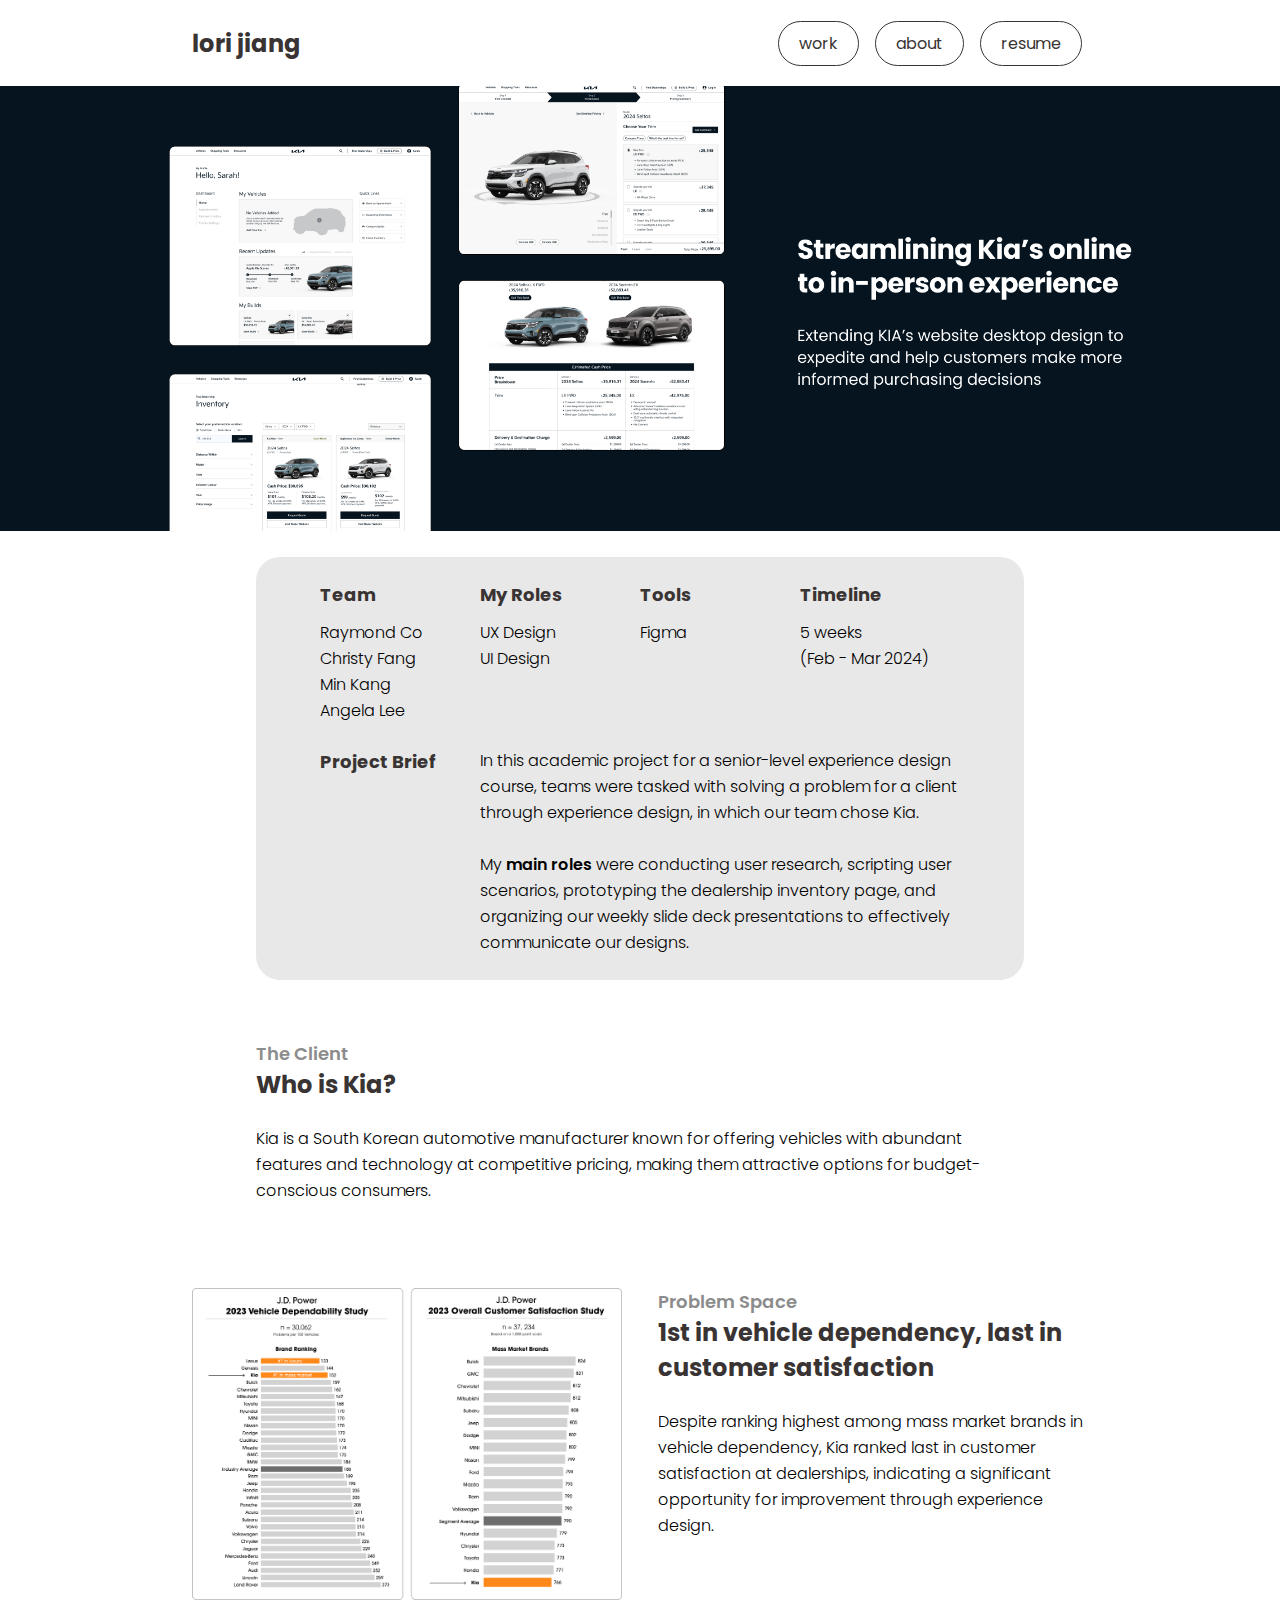
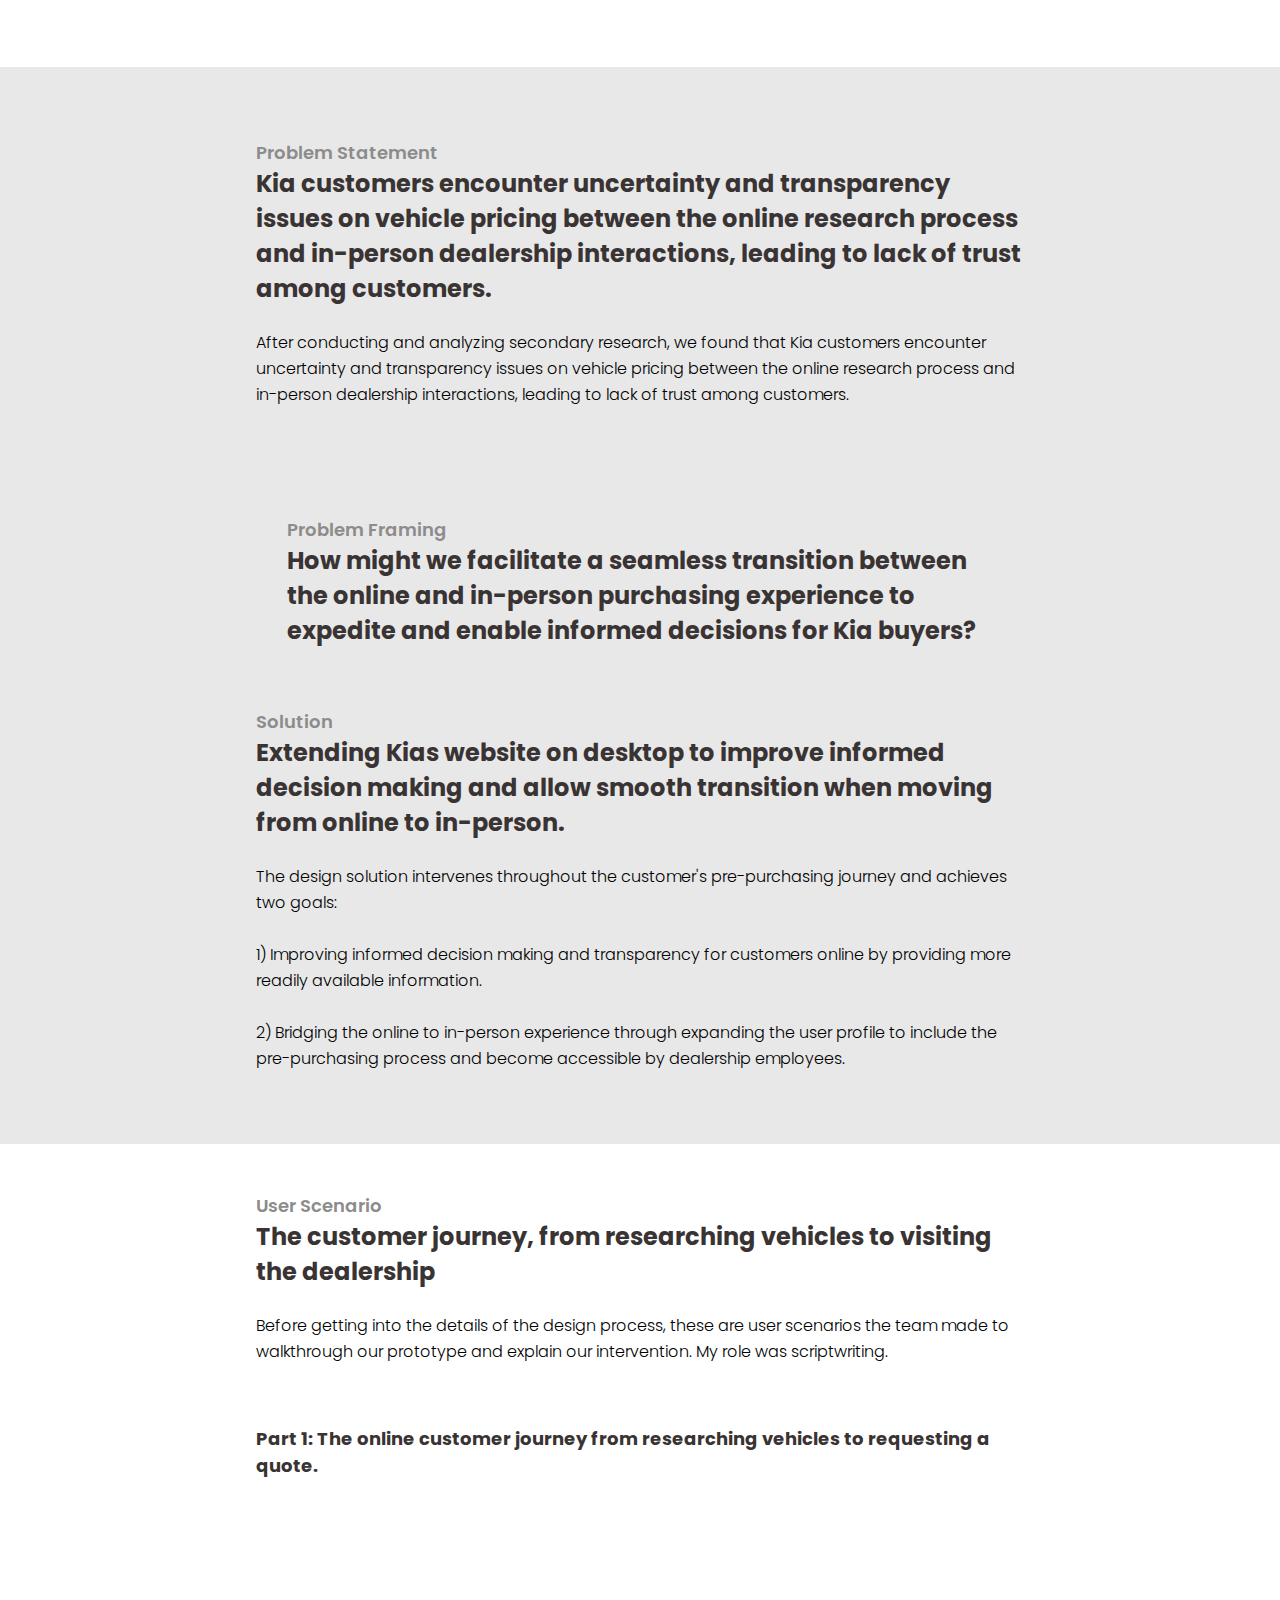
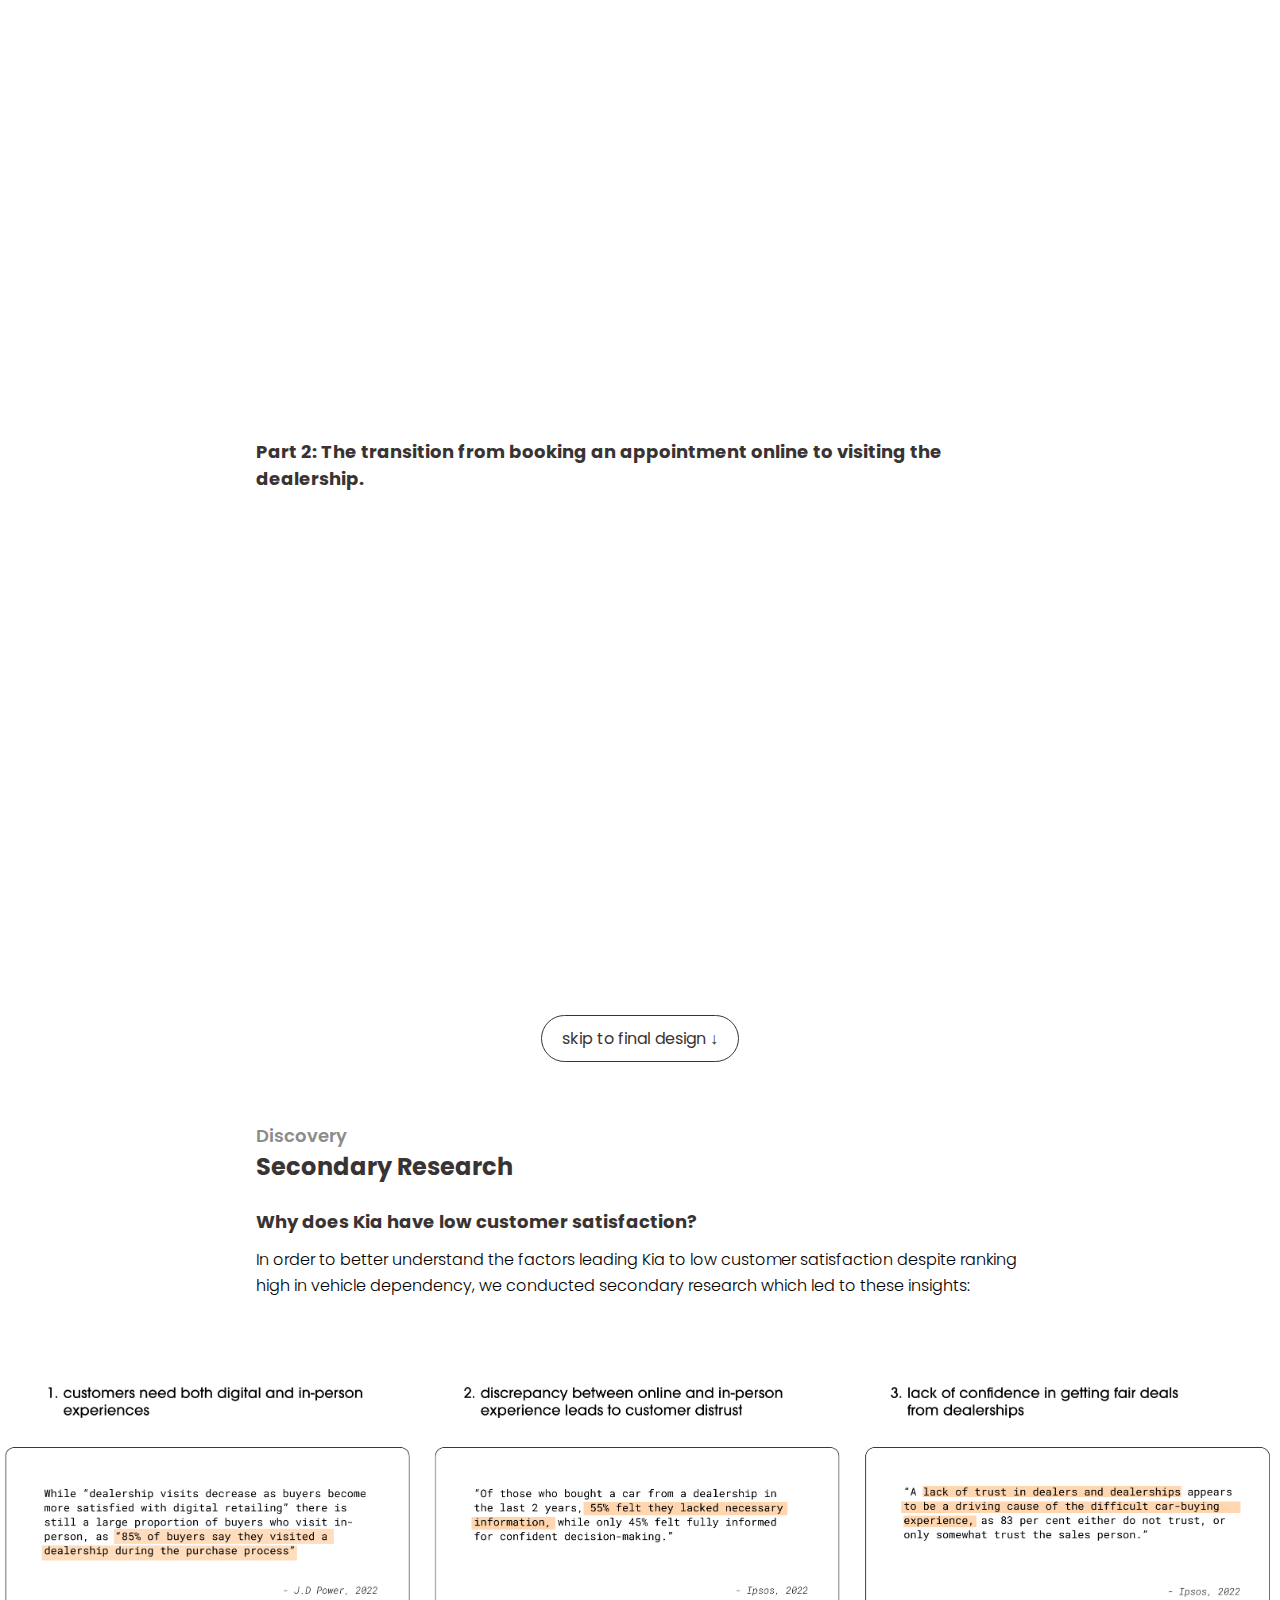
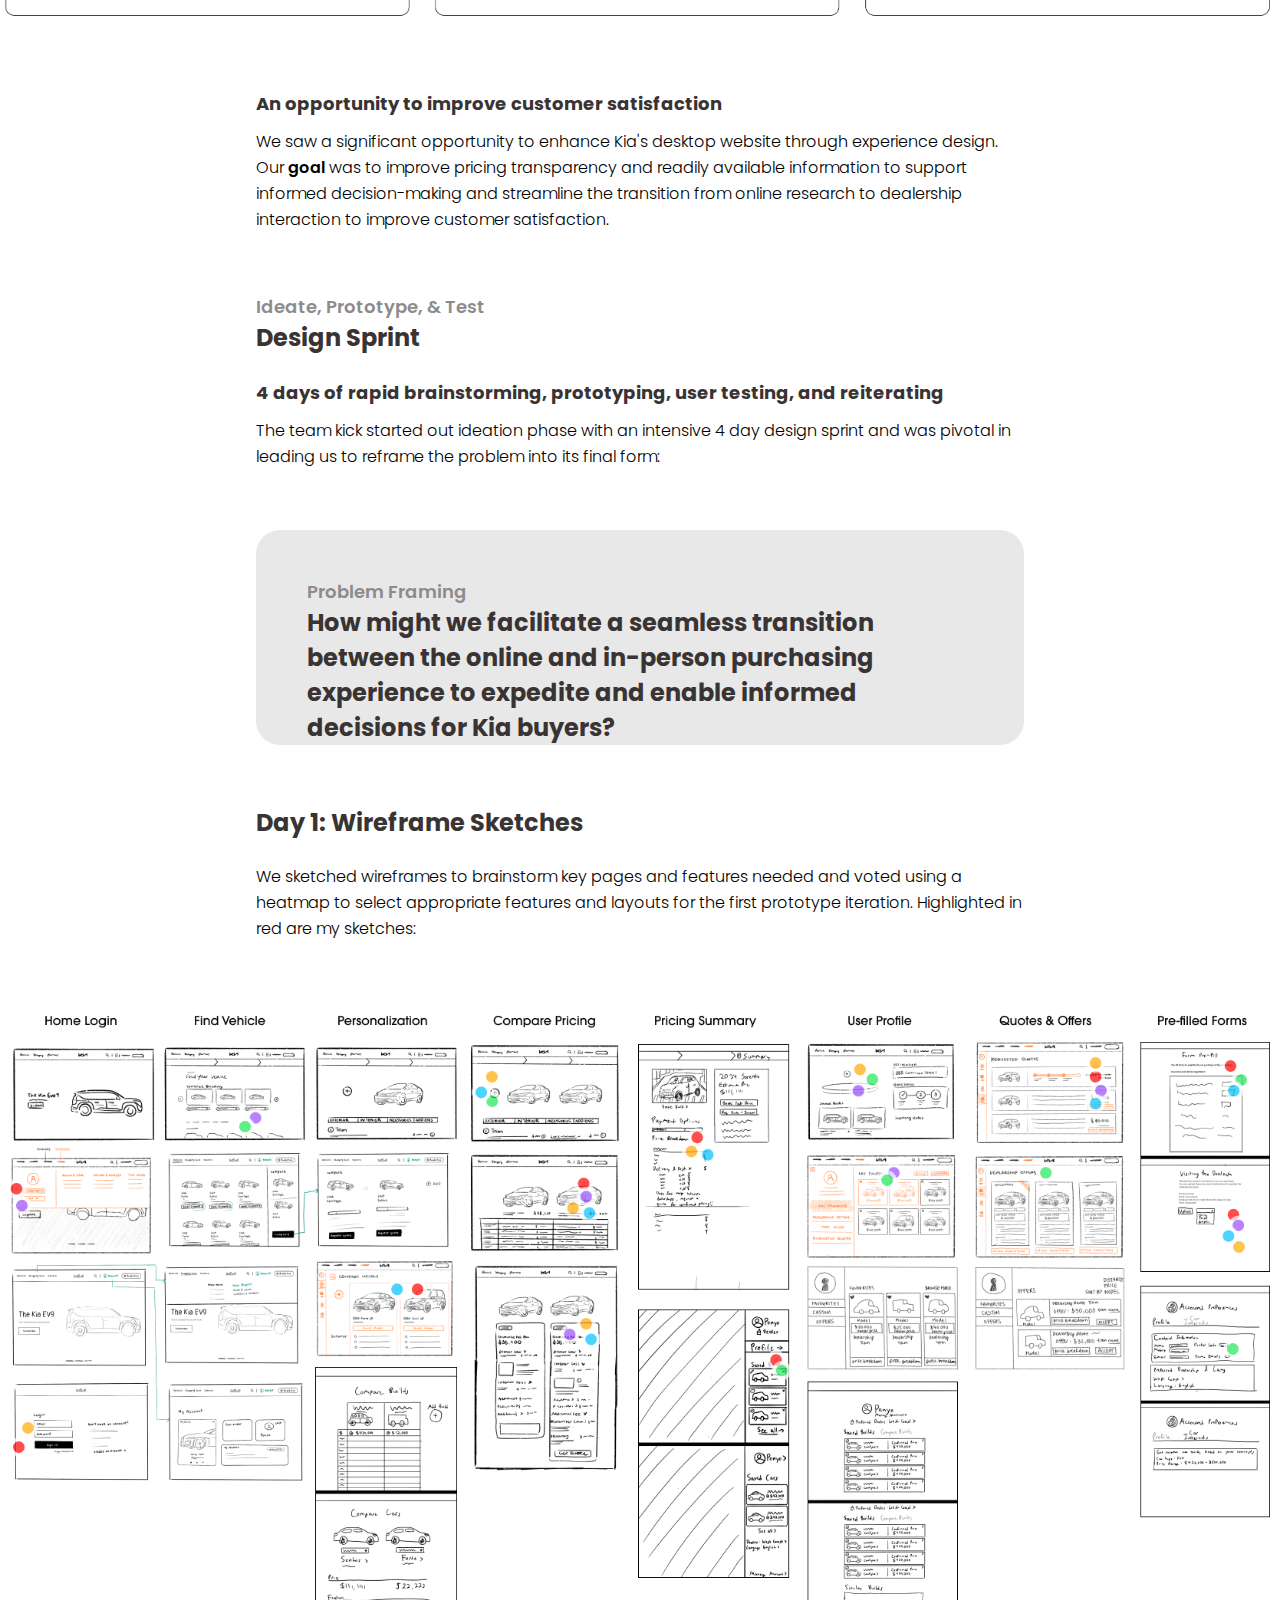
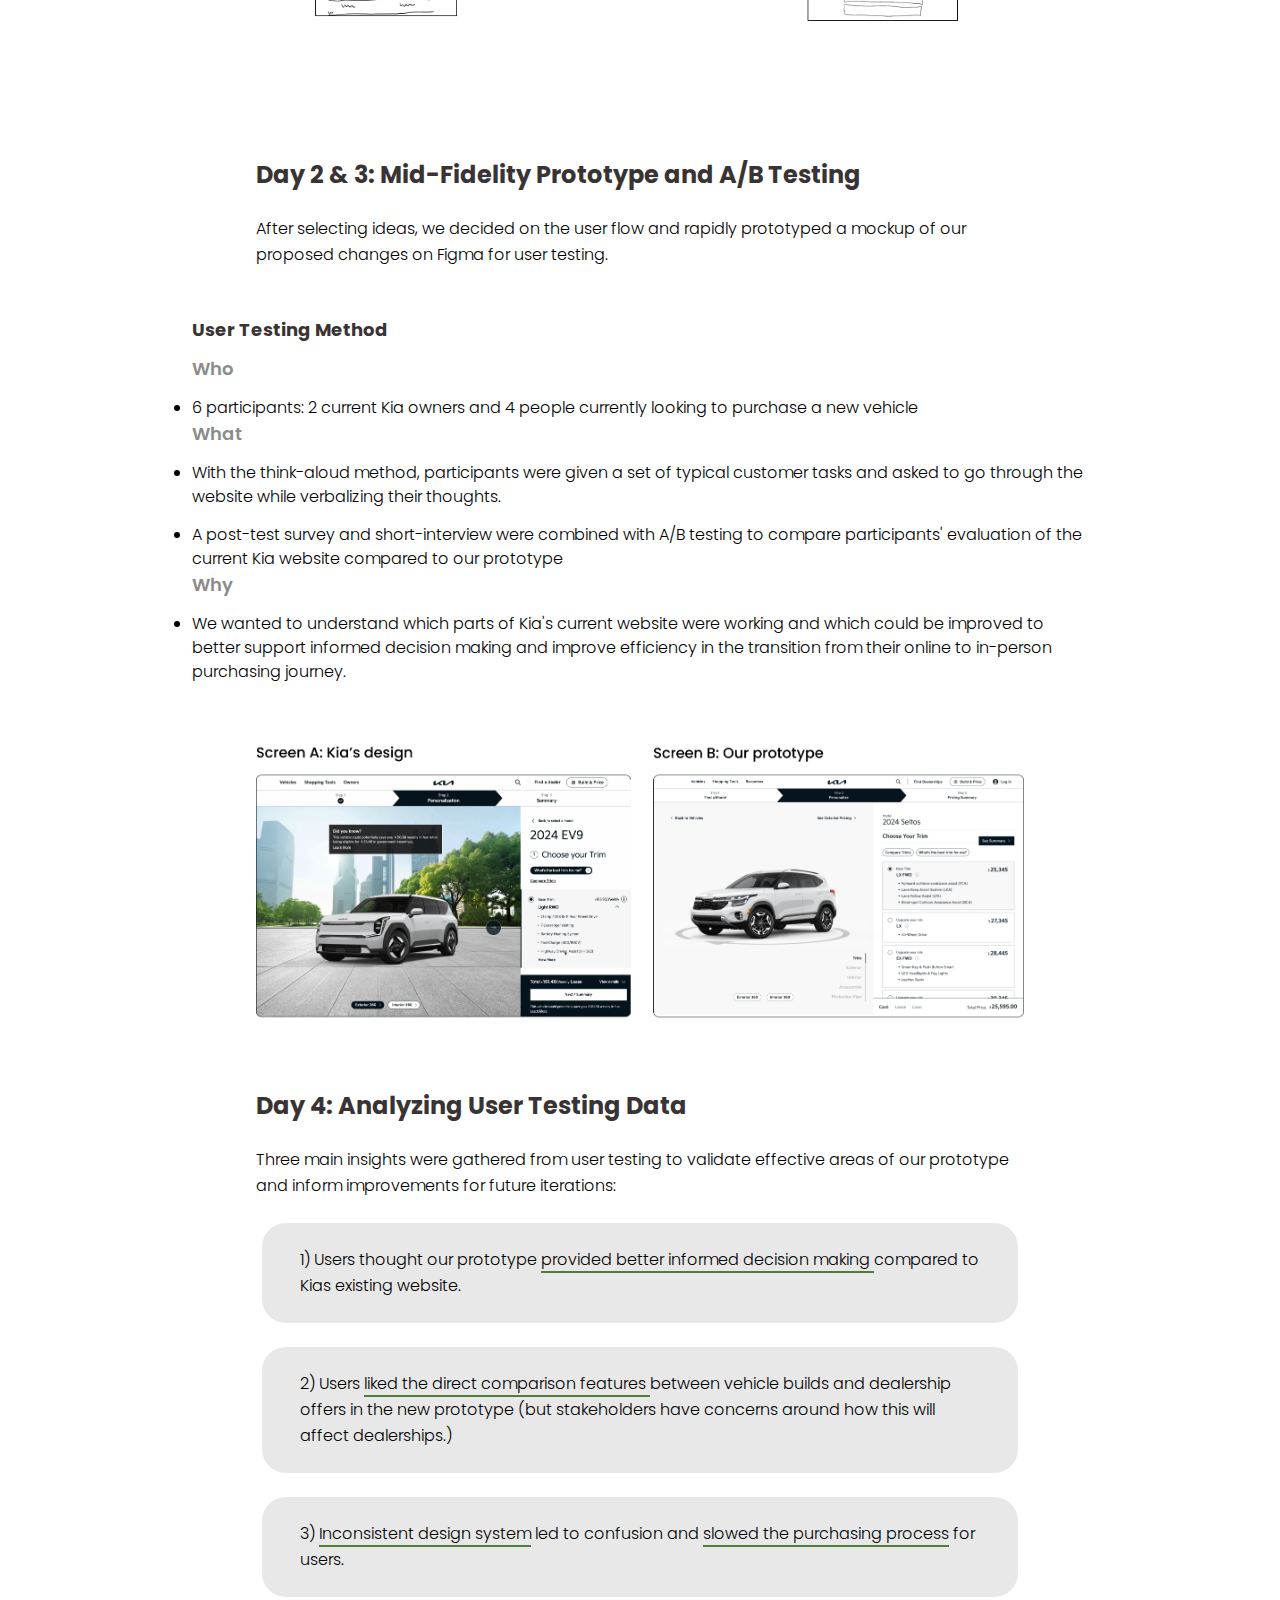
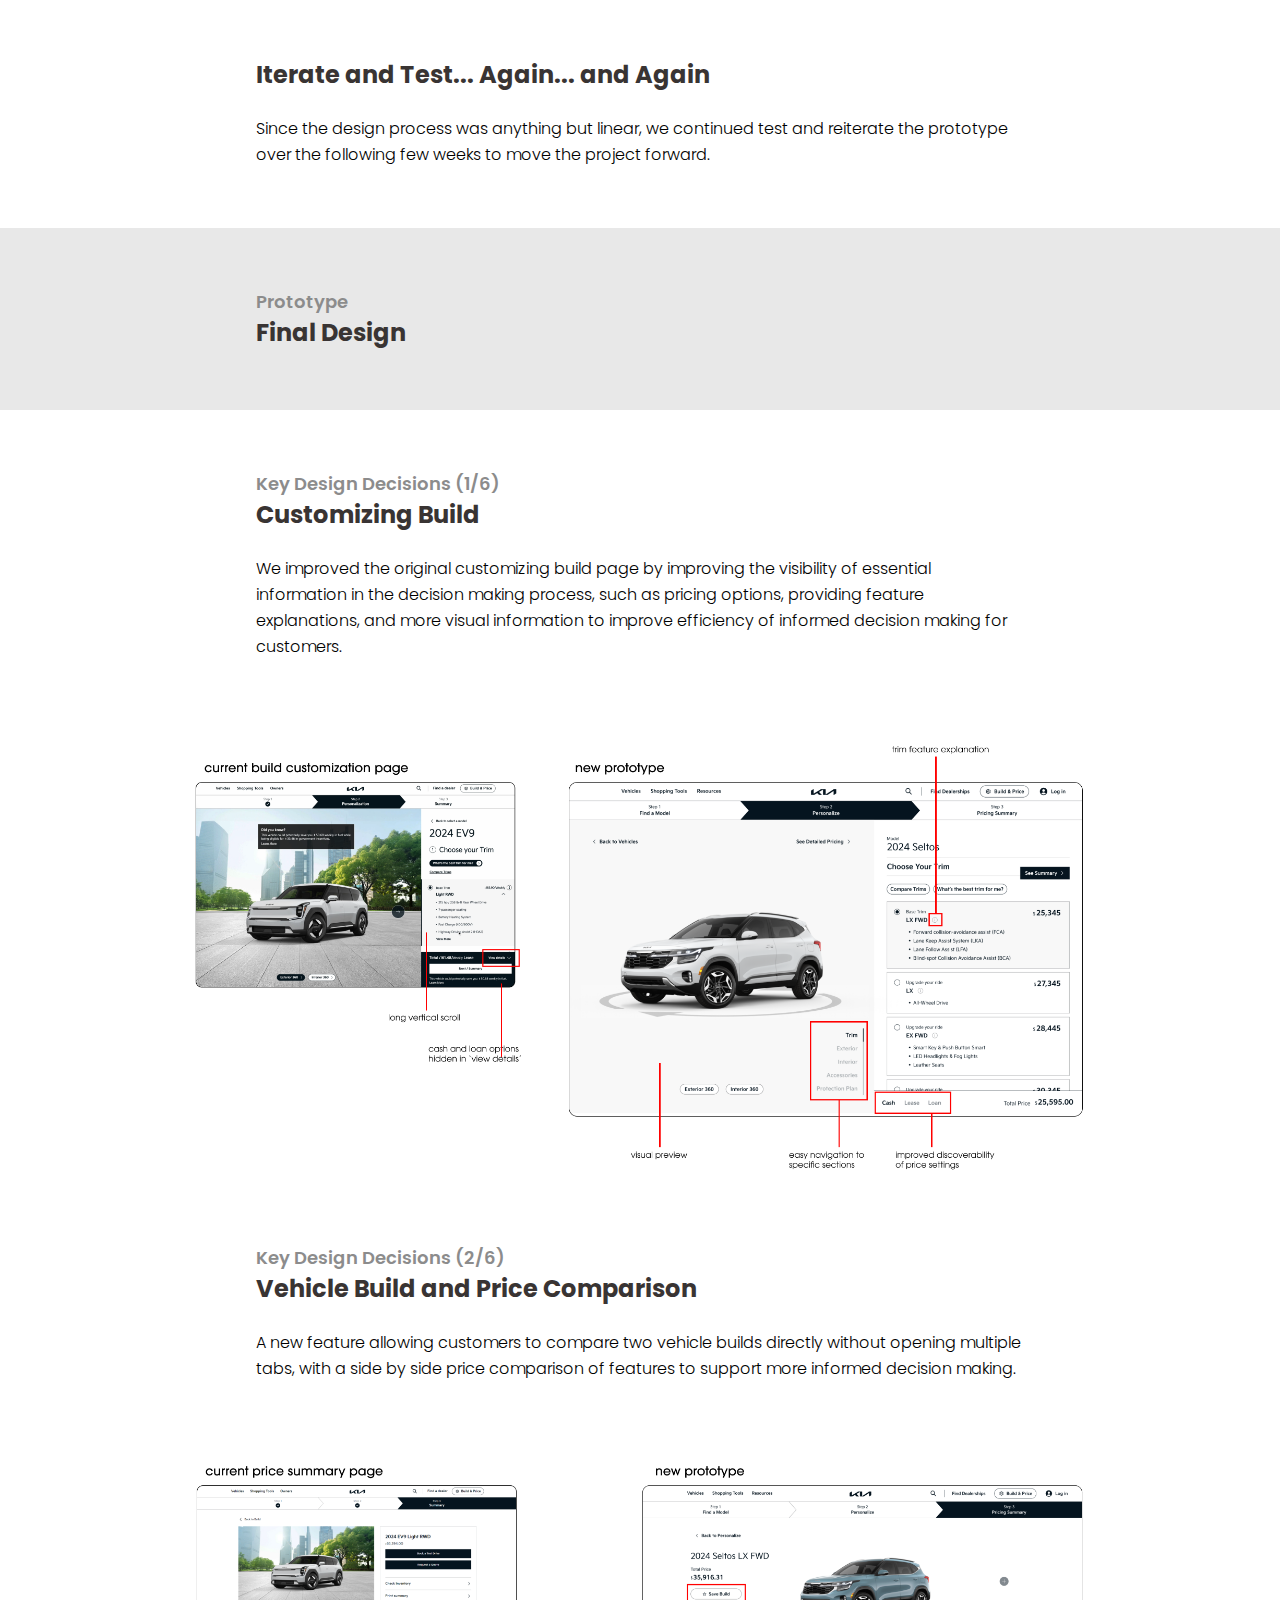
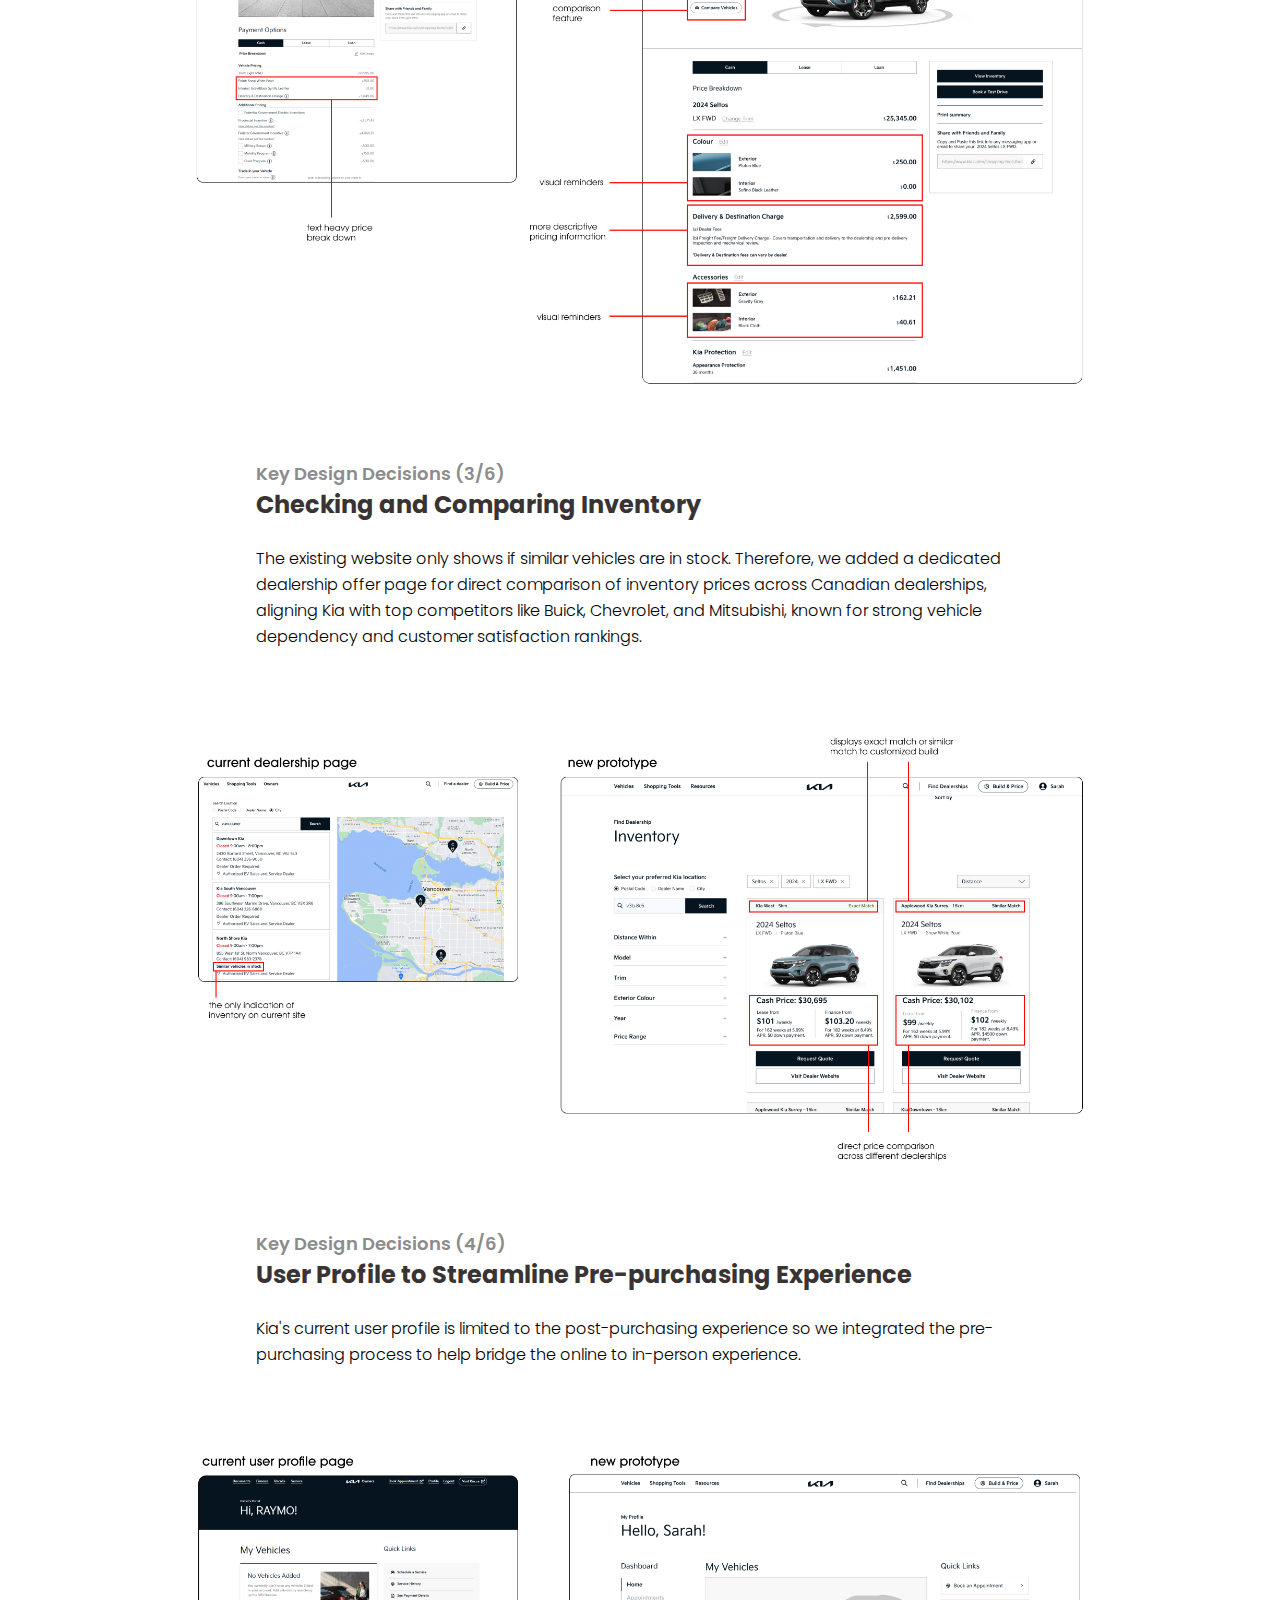
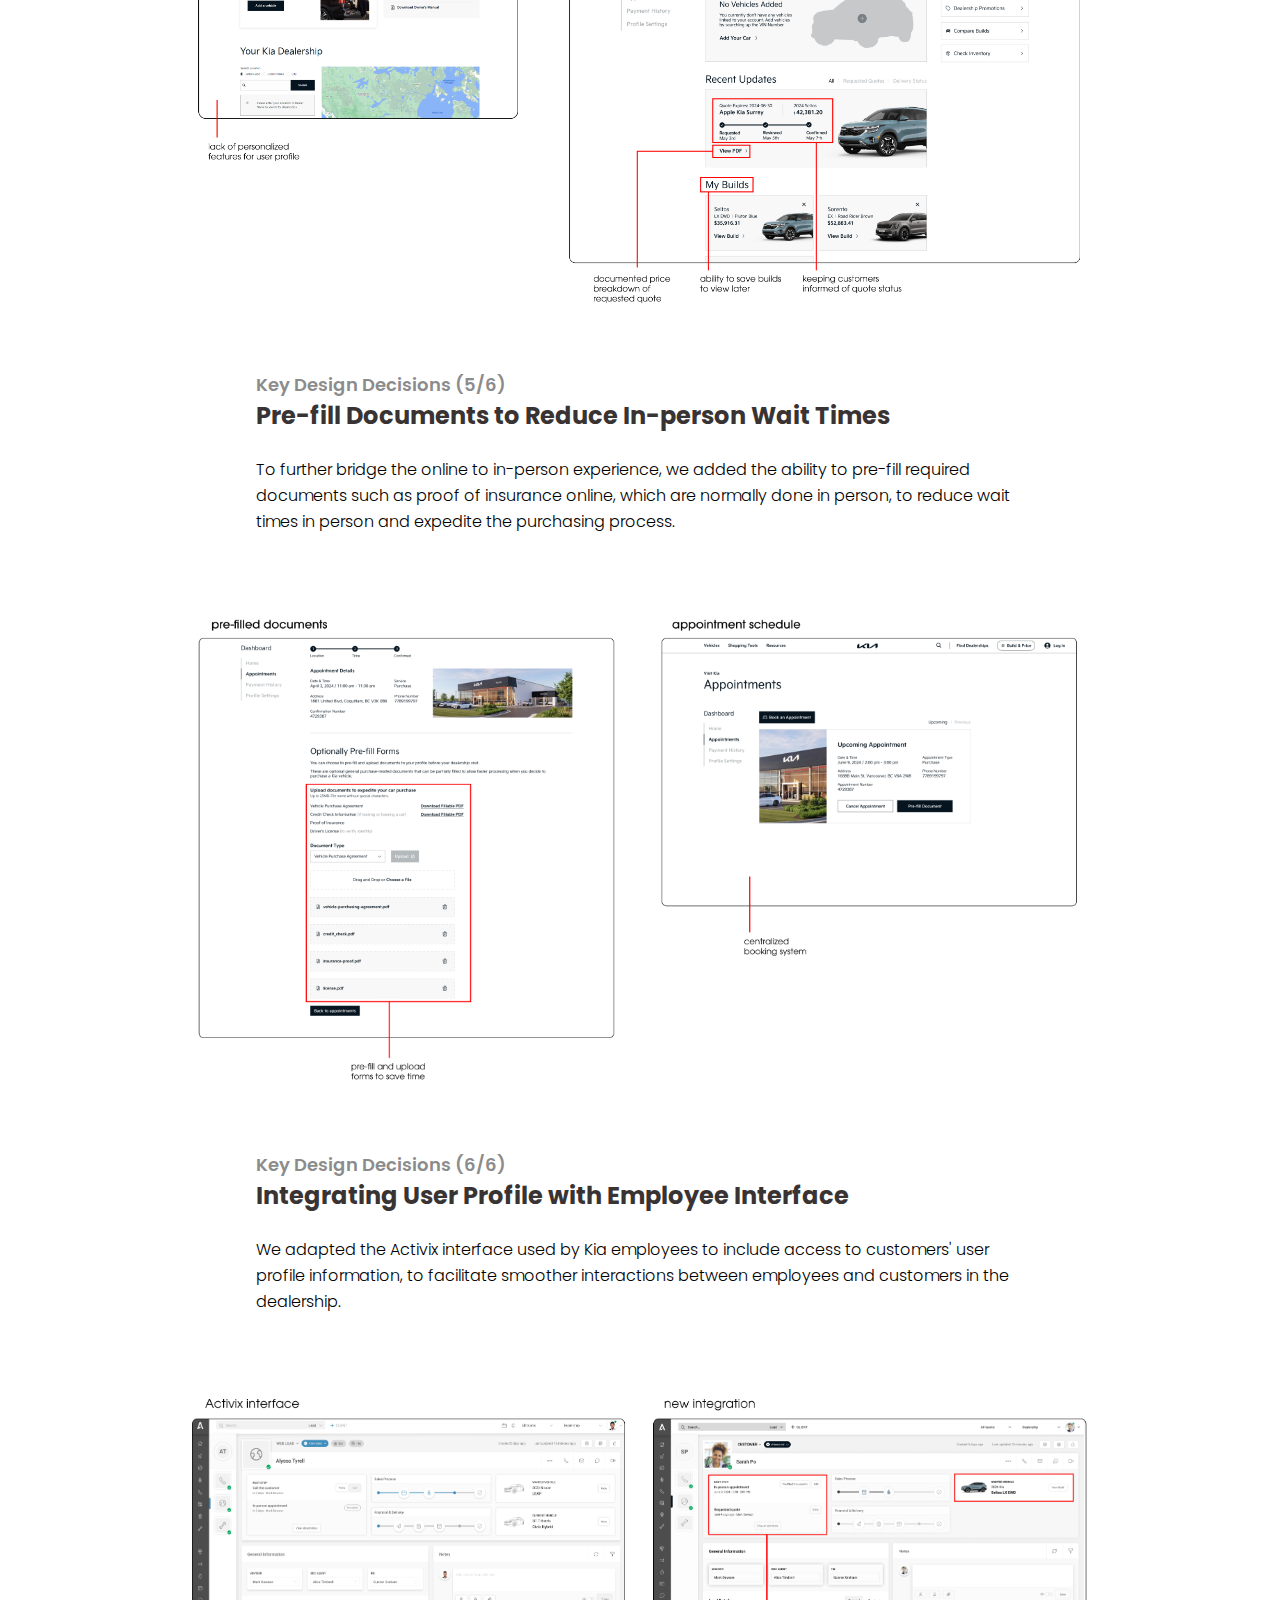
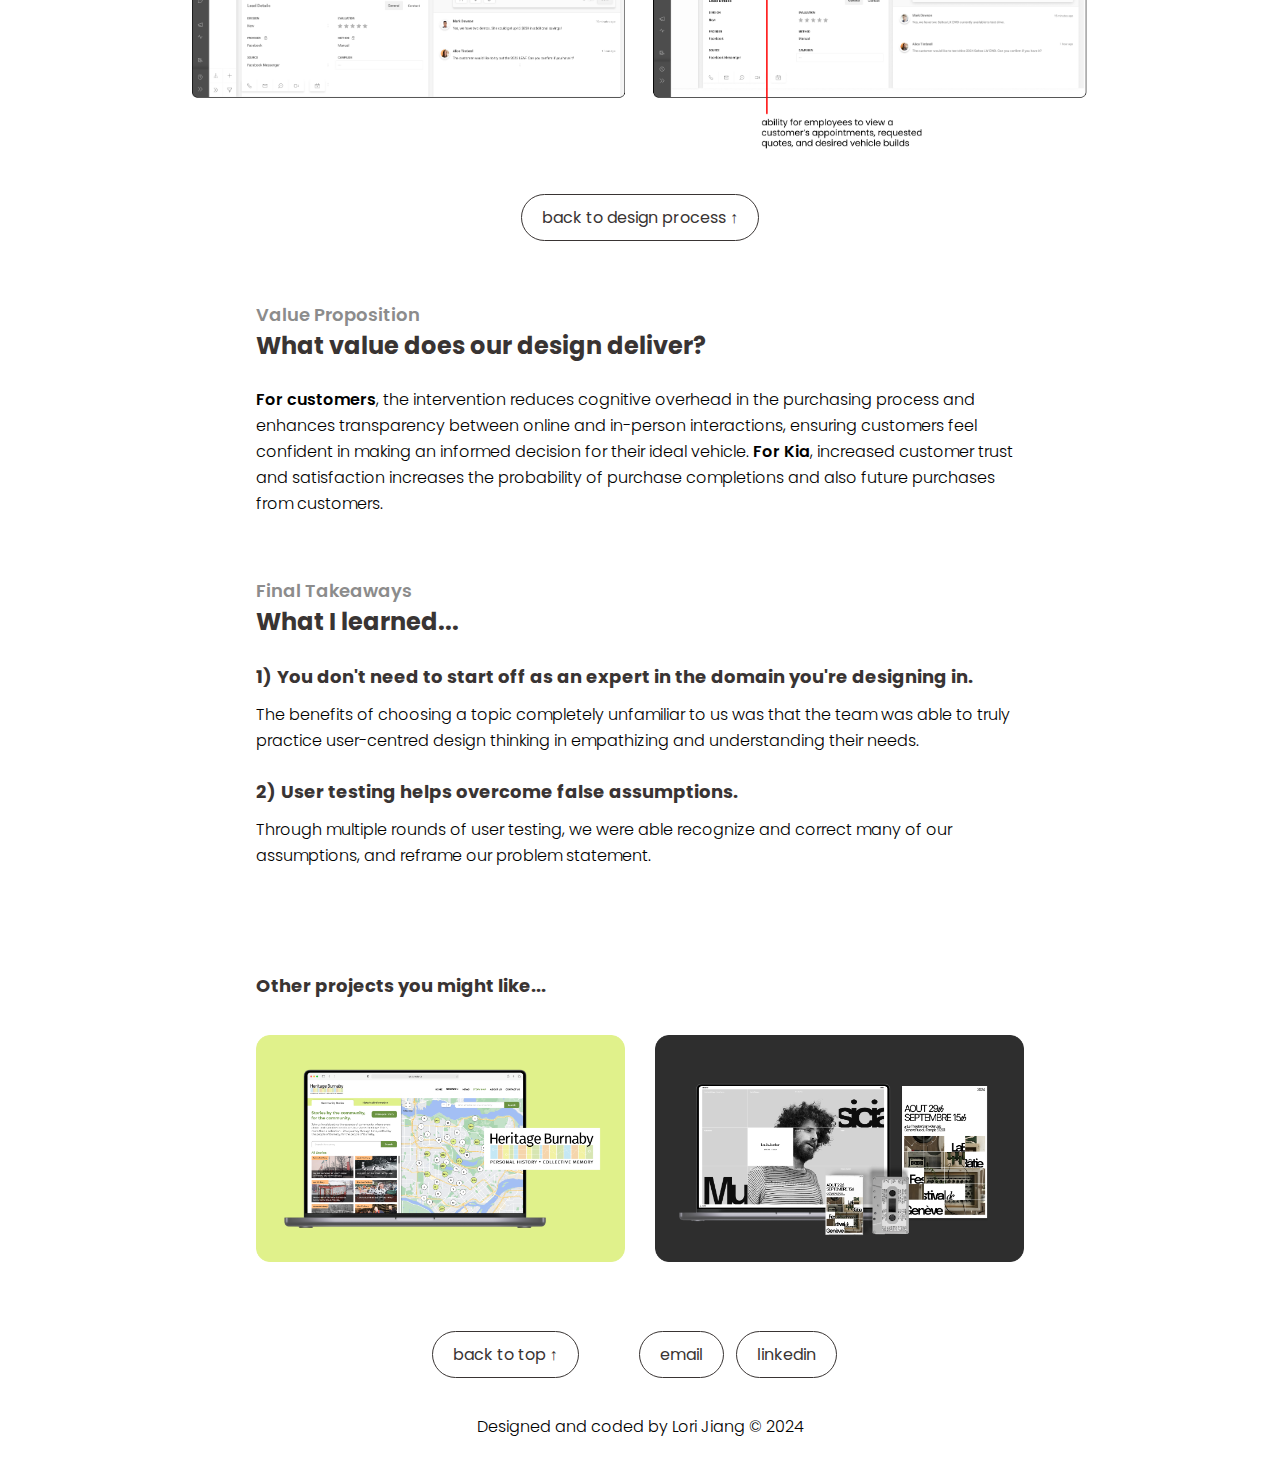
<file: project-438.html>
<!DOCTYPE html>
<html lang="en">
    <head>
        <meta charset="UTF-8">
        <meta name="viewport" content="width=device-width, initial-scale=1.0">
        <title>Lori Jiang</title>
        <link href="./css/style.css" rel="stylesheet">
        <link href="./css/fonts.css" rel="stylesheet">
    </head>
    
    <body>

        <header>
            <nav class="flexbox">
                <div >
                    <a href="./index.html" class="home-logo"> lori jiang </a>
                </div>
                    
                <div>
                    <a href="./index.html">work</a>
                    <a href="./about.html">about</a>
                    <a href="img/Lori-Jiang-Resume.pdf" target="on-click">resume</a>
                </div>
            </nav>
        </header>

        <section>
            <!-- <div class="text-width">
                <h1> Redesigning Heritage Burnaby's Historical Interactive Map </h1>
            </div> -->

            <div class="preview-img">
                <img src="img/kia/kia-preview-img-desktop.png" class="preview-img-desktop" alt="prototype image">
                <img src="img/kia/kia-preview-img-mobile.png" class="preview-img-mobile" alt="prototype image">
            </div>
            
            <div class="text-width grey-theme context-container">
                <div class="jiang0 context-container-row">
                    <div class="jiang1 item">
                        <h3>Team</h3>
                        <p>Raymond Co<br>Christy Fang<br>Min Kang</br>Angela Lee</p>
                    </div>
                    <div class="jiang1 item">
                        <h3>My Roles</h3>
                        <p>UX Design <br> UI Design </p>
                    </div>
                    <div class="jiang1 item">
                        <h3>Tools</h3>
                        <p>Figma</p>
                    </div>
                    <div class="jiang1 item">
                        <h3>Timeline</h3>
                        <p>5 weeks <br> (Feb - Mar 2024)</p>
                    </div> 
                </div>
                <div class="jiang0">
                    <div class="jiang2">
                        <h3> Project Brief </h3>
                    </div>
                    <div class="jiang3">
                        <p>In this academic project for a senior-level experience design course, teams were tasked with solving a problem for a client through experience design, in which our team chose Kia. <br> <br> My <strong>main roles </strong> were conducting user research, scripting user scenarios, prototyping the dealership inventory page, and organizing our weekly slide deck presentations to effectively communicate our designs.</div>
                </div>
            </div>

            <div class="section text-width">
                <div >
                    <h4> The Client </h4>
                    <h2> Who is Kia? </h2>
                    <p> Kia is a South Korean automotive manufacturer known for offering vehicles with abundant features and technology at competitive pricing, making them attractive options for budget-conscious consumers. </p>
                </div>
               
            </div>

            <div class="section client-container img-width hong1">
                
                <div class="hong2">
                    <img src="img/kia/ranking.png" alt="JD Power">
                </div>

                <div class="hong2">
                    <h4> Problem Space</h4>
                    <h2> 1st in vehicle dependency, last in customer satisfaction </h2>
                    <p> Despite ranking highest among mass market brands 
                        in vehicle dependency, Kia ranked last in customer satisfaction at dealerships, indicating a significant opportunity for improvement through experience design.  
                    </p>
                </div>
            </div>

            <div class="section grey-theme problem-solution-container">
                <div>
                    <h4> Problem Statement</h4>
                    <h2> Kia customers encounter uncertainty and transparency issues on vehicle pricing between the online research process and in-person dealership interactions, leading to lack of trust among customers.
                    </h2>
                    <p> After conducting and analyzing secondary research, we found that Kia customers encounter uncertainty and transparency issues on vehicle pricing between the online research process and in-person dealership interactions, leading to lack of trust among customers.
                    </p>
                </div>

                <div class="section key-solution white-theme">
                    <h4> Problem Framing </h4>
                    <h2> How might we facilitate a seamless transition between the online and in-person purchasing experience to expedite and enable informed decisions for Kia buyers?
                    </h2>
                    <!-- <p> How might we facilitate a seamless transition between the online and in-person purchasing experience to expedite and enable informed decisions for Kia buyers?
                    </p> -->
                </div>

                <div class="section">
                    <h4> Solution</h4>
                    
                    <h2> Extending Kias website on desktop to improve informed decision making and allow smooth transition when moving from online to in-person.</h2>   
                        <p> 
                            The design solution intervenes throughout the customer's pre-purchasing journey and achieves two goals: 
                            <br>
                            <br>
                            1) Improving informed decision making and transparency for customers online by providing more readily available information.
                            <br> <br>
                            2) Bridging the online to in-person experience through expanding the user profile to include the pre-purchasing process and become accessible by dealership employees.
                        </p>
                        
                </div>  
            </div>

            

            <div class="text-width">
                <h4>User Scenario</h4>
                <h2> The customer journey, from researching vehicles to visiting the dealership</h2>
                <p> Before getting into the details of the design process, these are user scenarios the team made to walkthrough our prototype and explain our intervention. My role was scriptwriting. </p>
                <div class="section">
                    <h3>  Part 1: The online customer journey from researching vehicles to requesting a quote.</h3>
                    <div class="scenario-video">
                        <iframe width="850" height="480" src="https://www.youtube.com/embed/mBSbXyTrFiQ?si=IU7-RnodXyDYCHHE" title="YouTube video player" frameborder="0" allow="accelerometer; autoplay; clipboard-write; encrypted-media; gyroscope; picture-in-picture; web-share" referrerpolicy="strict-origin-when-cross-origin" allowfullscreen></iframe>
                    </div>
                </div>
                <div class="section">
                    <h3 class="section"> Part 2: The transition from booking an appointment online to visiting the dealership. </h3>
                    <div class="scenario-video">
                        <iframe width="850" height="480" src="https://www.youtube.com/embed/w2gRm83u8e8?si=E1zA-rHSMCDF3DoX" title="YouTube video player" frameborder="0" allow="accelerometer; autoplay; clipboard-write; encrypted-media; gyroscope; picture-in-picture; web-share" referrerpolicy="strict-origin-when-cross-origin" allowfullscreen></iframe>
                    </div>
                </div>
                
            </div>

            <!-- <div class="flexbox text-width section">
                <h2>Key Screens of Final Prototype</h2>
                <p>Before getting into the details of the design process, here is a preview of the app's finished screens:</p>
                <img src="img/kia/before-after.png" alt="Preview of key screens for prototype">
            </div> -->
           
            <button onclick="location.href='#final-design'" type="button" class="text-width center"> skip to final design ↓ </button> 

            <div class="flexbox section text-width" id="design-process">
                <div class="lori0">
                    <h4> Discovery </h4>
                    <h2> Secondary Research</h2>
                    <h3> Why does Kia have low customer satisfaction? </h3>
                    <p> In order to better understand the factors leading Kia to low customer satisfaction despite ranking high in vehicle dependency, we conducted secondary research which led to these insights:</p>
                    </div> 
            </div>

            <div class="small-width section">
                <img src="img/kia/stats.png" alt="Preview of key screens for prototype">
            </div>

            <!-- <div class="text-width section">
                <p>I conducted a competitive analysis across mass market vehicle brand websites that ranked both high in vehicle dependency and customer satisfaction and found several features that Kia was missing compared to its competitors: </p>
                <img src="img/kia/stats.png" alt="Preview of key screens for prototype">
            </div> -->

            <div class="section text-width">
                <h3> An opportunity to improve customer satisfaction</h3>
                <p> We saw a significant opportunity to enhance Kia's desktop website through experience design. Our <strong> goal </strong>was to improve pricing transparency and readily available information to support informed decision-making and streamline the transition from online research to dealership interaction to improve customer satisfaction.</p>
            </div>
           

            <div class="section text-width">
                <h4> Ideate, Prototype, & Test </h4>
                <h2> Design Sprint </h2>
                <h3> 4 days of rapid brainstorming, prototyping, user testing, and reiterating</h3>
                <p> The team kick started out ideation phase with an intensive 4 day design sprint and was pivotal in leading us to reframe the problem into its final form: 
                </p>
            </div>
            
            <div class="section text-width key-solution grey-theme">
                <h4> Problem Framing </h4>
                <h2> How might we facilitate a seamless transition between the online and in-person purchasing experience to expedite and enable informed decisions for Kia buyers?
                </h2>
                <!-- <p> How might we facilitate a seamless transition between the online and in-person purchasing experience to expedite and enable informed decisions for Kia buyers?
                </p> -->
            </div>

            <div class="flexbox section text-width">
                <div>
                    <!-- <h4> Design Sprint Process </h4> -->

                    <h2>Day 1: Wireframe Sketches</h2>
                    <p>
                    We sketched wireframes to brainstorm key pages and features needed and voted using a heatmap to select appropriate features and layouts for the first prototype iteration. Highlighted in red are my sketches:</p>
                    
                    <p class="section"> 
                    </p>
                </div>
            </div>

            <div>
                <div class="small-width wireframe-container">
                    <img src="img/kia/sketches.png" alt="wireframes">
                </div>
             </div>

            <div class="flexbox section text-width">
                <h2> Day 2 & 3: Mid-Fidelity Prototype and A/B Testing</h2>
                <p> 
                    After selecting ideas, we decided on the user flow and rapidly prototyped a mockup of our proposed changes on Figma for user testing. 
                </p>
            </div>

            <div class="flexbox small-width usability-testing-container">
                <div class="item img-width">
                    <h3> User Testing Method </h3>
                    <h4> Who</h4>
                    <li> 6 participants: 2 current Kia owners and 4 people currently looking to purchase a new vehicle</li>
                    <h4> What</h4>
                    <li> With the think-aloud method, participants were given a set of typical customer tasks and asked to go through the website while verbalizing their thoughts. </li>
                    <li> A post-test survey and short-interview were combined with A/B testing to compare participants' evaluation of the current Kia website compared to our prototype</li>
                    
                    <h4> Why</h4>
                    <li> We wanted to understand which parts of Kia's current website were working and which could be improved to better support informed decision making and improve efficiency in the transition from their online to in-person purchasing journey. </li>
                </div>
                
            </div>

            <div class="text-width">
                <img src="img/kia/ab-testing.png" alt="A/B Testing Sample">
            </div>
        
            <div class="text-width section">
                <h2> Day 4: Analyzing User Testing Data</h2>
                <p> Three main insights were gathered from user testing to validate effective areas of our prototype and inform improvements for future iterations:</p>  
            </div>

            <div class="text-width">
                <!-- <h4> Pain Point 1</h4> -->
                <div class="pain-points grey-theme">
                    <p> 1) Users thought our prototype <u> provided better informed decision making  </u>compared to Kias existing website. <u> </u> </p>    
                </div>
                <!-- <h4> Pain Point 2</h4> -->
                <div class="pain-points grey-theme"> 
                    <p> 2) Users <u> liked the direct comparison features </u> between vehicle builds and dealership offers in the new prototype (but stakeholders have concerns around how this will affect dealerships.) </p>
                </div>
                <!-- <h4> Pain Point 3</h4> -->
                <div class="pain-points grey-theme">
                    <p> 3) <u> Inconsistent design system</u> led to confusion and <u> slowed the purchasing process</u> for users. </p>    
                </div>    
            </div>

            <div class="section text-width">
                <h4> </h4>
                <h2> Iterate and Test... Again... and Again</h2>
                <p> Since the design process was anything but linear, we continued test and reiterate the prototype over the following few weeks to move the project forward.  </p>
            

            </div>
            
            
            <div class="flexbox section grey-theme final-design-container-334" id="final-design">
                <div>
                    <h4> Prototype</h4>
                    <h2> Final Design </h2>
                </div>
            </div>

            <!-- <div class="section">
                <div class="text-width section">
                    <h2> Part 1: Helping customers make more informed decisions, from research to requesting a quote</h2>
                    <p> This is the first of two user scenario videos that team created to better explain where our interventions lie in the customer journey, where my role was in script writing. <br> </p>
                </div>
    
                <div class="scenario-video">
                    <div>
                        <iframe width="900" height="480" src="https://www.youtube.com/embed/mBSbXyTrFiQ?si=IU7-RnodXyDYCHHE" title="YouTube video player" frameborder="0" allow="accelerometer; autoplay; clipboard-write; encrypted-media; gyroscope; picture-in-picture; web-share" referrerpolicy="strict-origin-when-cross-origin" allowfullscreen></iframe>
                    </div>
                </div>
            </div> -->

            <div class="text-width section">
                <div>
                    <h4> Key Design Decisions (1/6) </h4>
                    <h2> Customizing Build</h2>
                    <p> We improved the original customizing build page by improving the visibility of essential information in the decision making process, such as pricing options, providing feature explanations, and more visual information to improve efficiency of informed decision making for customers. </p> 
                </div>
            </div>

            <div class="img-width">
                <img src="img/kia/mockup-1.png"  class="section" alt="Customizing build page">
            </div>

            <div class="text-width section">
                <div>
                    <h4> Key Design Decisions (2/6) </h4>
                    <h2> Vehicle Build and Price Comparison</h2>
                    <p> A new feature allowing customers to compare two vehicle builds directly without opening multiple tabs, with a side by side price comparison of features to support more informed decision making. </p>
                         
                </div>
            </div>

            <div class="img-width">
                <img src="img/kia/mockup-2.png"  class="section" alt="">
            </div>

            <div class="text-width section">
                <div>
                    <h4> Key Design Decisions (3/6)</h4>
                    <h2> Checking and Comparing Inventory</h2>
                    <p>
                        The existing website only shows if similar vehicles are in stock. Therefore, we added a dedicated dealership offer page for direct comparison of inventory prices across Canadian dealerships, aligning Kia with top competitors like Buick, Chevrolet, and Mitsubishi, known for strong vehicle dependency and customer satisfaction rankings.
                    </p>
                </div>
            </div>

            <div class="img-width">
                <img src="img/kia/mockup-3.png"  class="section" alt="gif of artist's pick page">
            </div>

            <div class="text-width section">
                <div>
                    <h4> Key Design Decisions (4/6)</h4>
                    <h2> User Profile to Streamline Pre-purchasing Experience </h2>
                    <p> Kia's current user profile is limited to the post-purchasing experience so we integrated the pre-purchasing process to help bridge the online to in-person experience.
                    </p>  
                </div>
            </div>

            <div class="img-width">
                <img src="img/kia/mockup-4.png"  class="section" alt="gif of artist's pick page">
            </div>

            <!-- <div class="section">
                <div class="text-width section">
                    <h2> Part 2: Bridging the online to in-person experience </h2>
                    <p> </p>
                </div>
    
                <div class="scenario-video">
                    <div>
                        <iframe width="900" height="480" src="https://www.youtube.com/embed/w2gRm83u8e8?si=E1zA-rHSMCDF3DoX" title="YouTube video player" frameborder="0" allow="accelerometer; autoplay; clipboard-write; encrypted-media; gyroscope; picture-in-picture; web-share" referrerpolicy="strict-origin-when-cross-origin" allowfullscreen></iframe>
                    </div>
                </div>
            </div> -->

            <div class="text-width section">
                <div>
                    <h4> Key Design Decisions (5/6)</h4>
                    <h2> Pre-fill Documents to Reduce In-person Wait Times </h2>
                    <p> To further bridge the online to in-person experience, we added the ability to pre-fill required documents such as proof of insurance online, which are normally done in person, to reduce wait times in person and expedite the purchasing process.
                    </p>
                </div>
            </div>
        
            <div class="img-width">
                <img src="img/kia/mockup-5.png"  class="section" alt="gif of artist's pick page">
                
            </div>

            <div class="text-width section">
                <div>
                    <h4> Key Design Decisions (6/6)</h4>
                    <h2> Integrating User Profile with Employee Interface </h2>
                    <p> We adapted the Activix interface used by Kia employees to include access to customers' user profile information, to facilitate smoother interactions between employees and customers in the dealership.
                    </p>
                </div>
            </div>

            <div class="img-width">
                <img src="img/kia/activix.png"  class="section" alt="gif of artist's pick page">
            </div>
       

            <button class="center" id="back-to-process" type="button" onclick="location.href='#design-process'"> back to design process ↑</button>
            
            <div class="flexbox challenges-container section text-width">
                <div>
                    <h4> Value Proposition</h4>
                    <h2>What value does our design deliver?</h2>
                    <p> <strong> For customers</strong>, the intervention reduces cognitive overhead in the purchasing process and enhances transparency between online and in-person interactions, ensuring customers feel confident in making an informed decision for their ideal vehicle. <strong> For Kia</strong>, increased customer trust and satisfaction increases the probability of purchase completions and also future purchases from customers.</p>
                </div>

                <div class="section">
                    <h4> Final Takeaways </h4>
                    <h2>What I learned...</h2>
                    <h3>1) You don't need to start off as an expert in the domain you're designing in. </h3>
                    <p> The benefits of choosing a topic completely unfamiliar to us was that the team was able to truly practice user-centred design thinking in empathizing and understanding their needs.</p>
                    <h3>2) User testing helps overcome false assumptions. </h3>
                    <p> Through multiple rounds of user testing, we were able recognize and correct many of our assumptions, and reframe our problem statement.</p>
                </div>
            </div>
        </section>

        <!-- <button class="center" id="other-projects" type="button" onclick="location.href='./index.html#projects'"> see other projects </button>  -->

        <div class="text-width other-projects">
            <div>
                <h3> Other projects you might like...</h3>
            </div>
            <div class="hong1">
                <div class="hong2">
                    <button class="cover-photo-button" type="button" onclick="location.href='project-4.html'">  <img src="img/IAT333/333-cover-photo.png" alt="prototype preview image of heritage burnaby project"> </button>
                </div>
                <div class="hong2">
                    <button class="cover-photo-button" type="button" onclick="location.href='project-labatie.html'"> <img src="img/IAT438/la-batie-cover-photo.png" alt="preview image of la batie project"> </button>
                </div>
            </div>
        </div>

        <footer class="text-width">
            <button id="page-top" type="button" onclick="location.href='./index.html'">back to top ↑</button> <!--Citation:https://www.tutorialspoint.com/html/html_email_links.html-->
            <button id="email" type="button" onclick="location.href='mailto: lja47@.ca'">  email </button> <!--Citation:https://www.tutorialspoint.com/html/html_email_links.html-->
            <button id="linkedin" type="button" onclick="location.href='https://www.linkedin.com/in/lorijiang/'" target="_blank"> linkedin </button> <!--Citation:https://www.youtube.com/watch?v=JnGSFHazTkg&ab_channel=CodingArtist-->   
                
            <div class="footer-credit">
                <p> Designed and coded by Lori Jiang &copy 2024 </p>
            </div>
            
        </footer>

    </body>
                
</html>
</file>
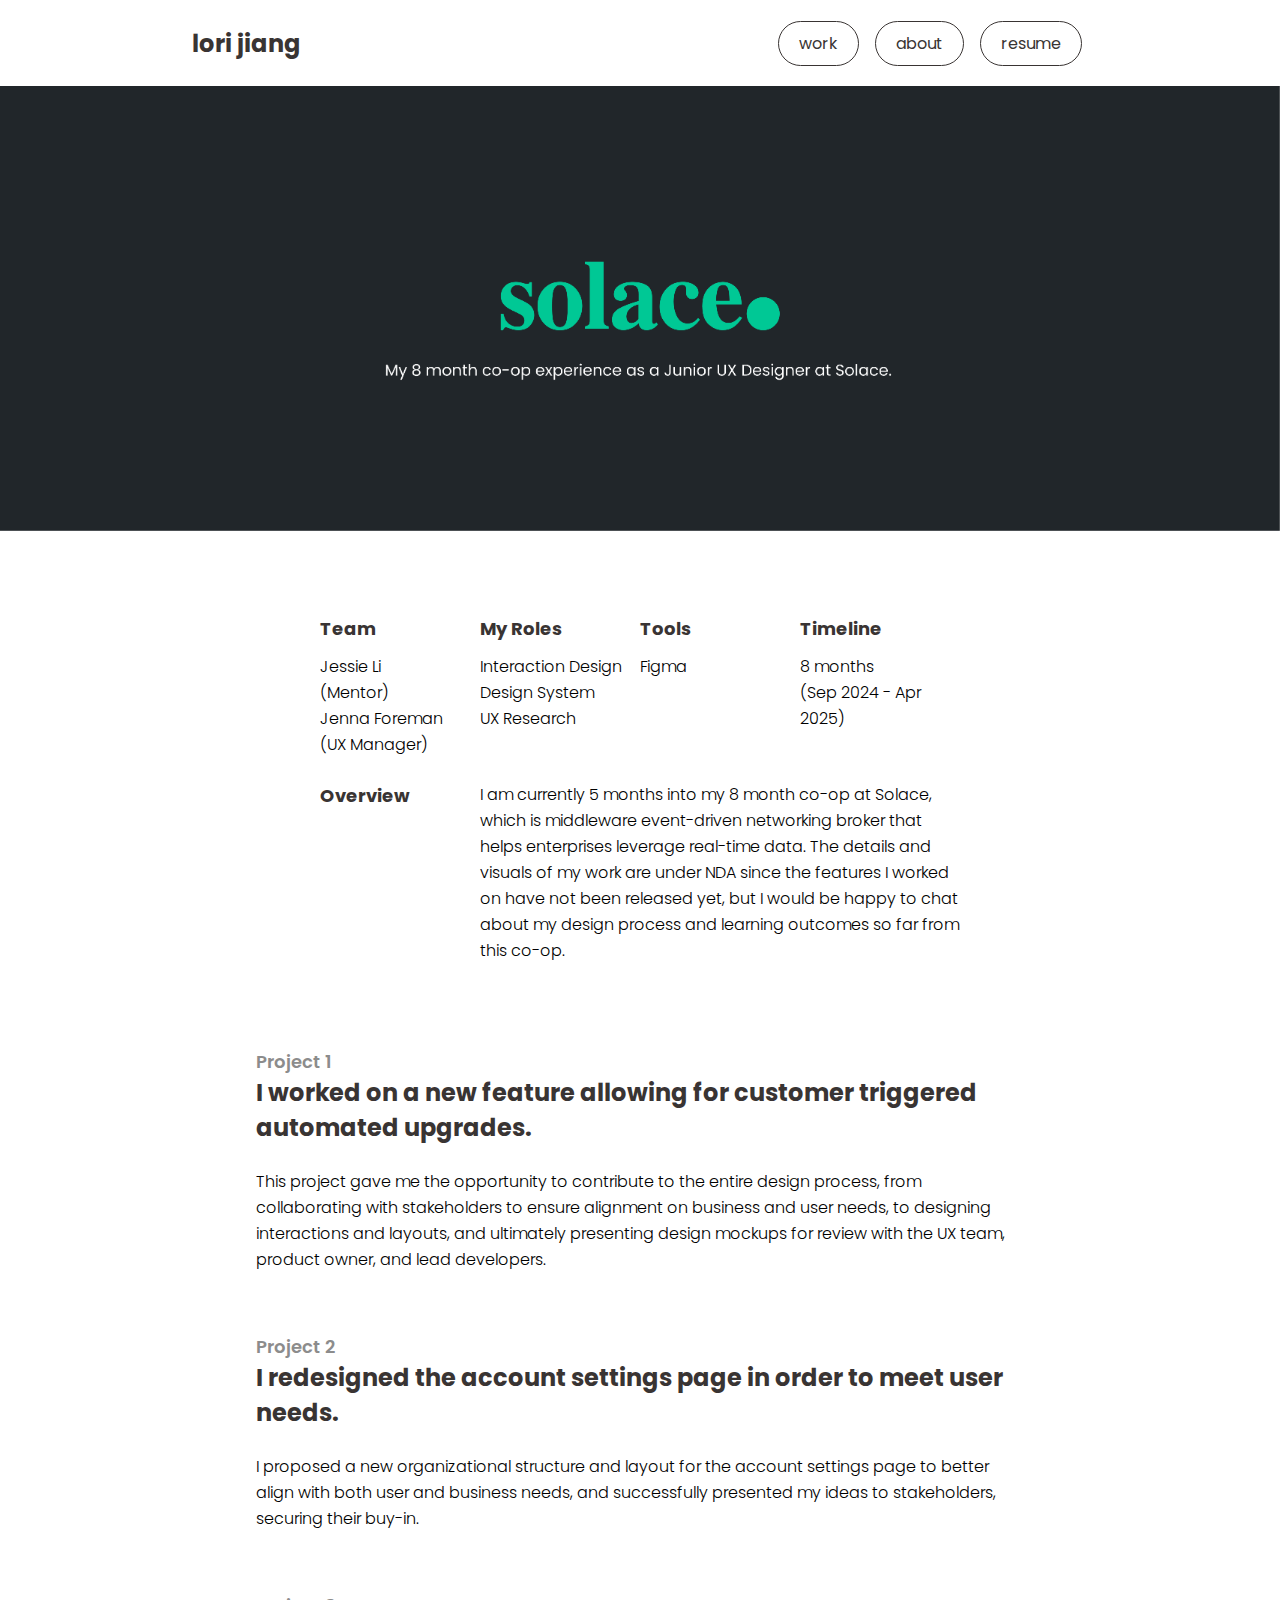
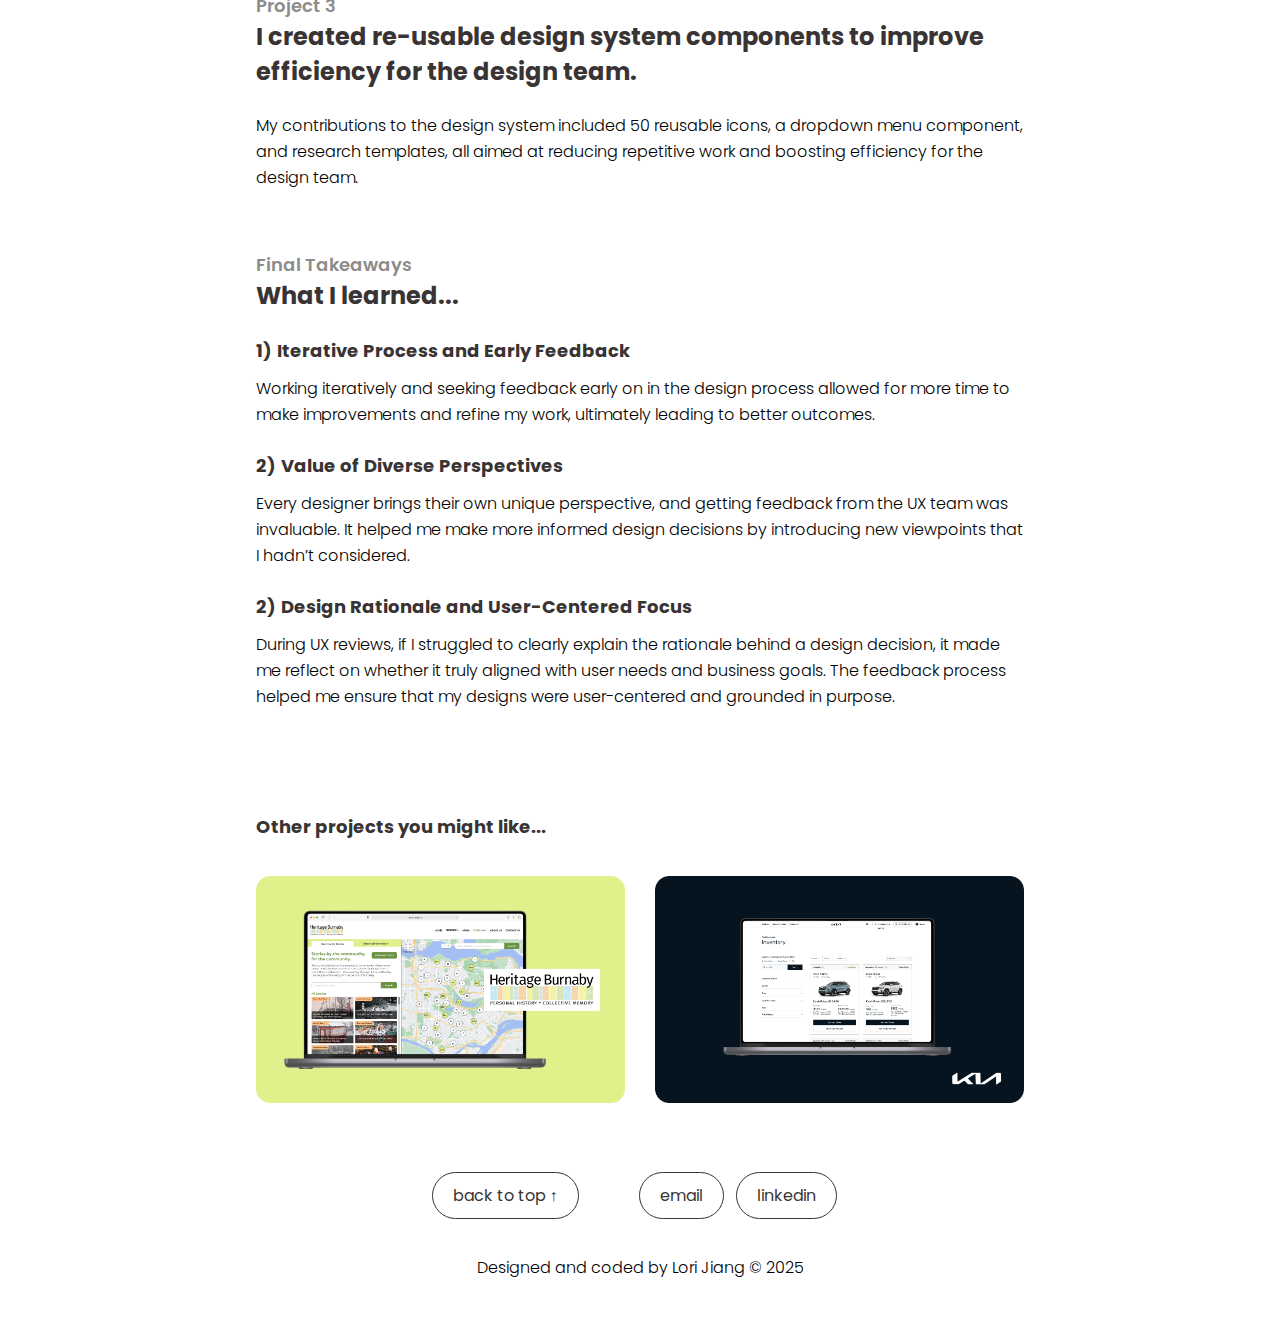
<file: solace.html>
<!DOCTYPE html>
<html lang="en">
    <head>
        <meta charset="UTF-8">
        <meta name="viewport" content="width=device-width, initial-scale=1.0">
        <title>Lori Jiang</title>
        <link href="./css/style.css" rel="stylesheet">
        <link href="./css/fonts.css" rel="stylesheet">
    </head>
    
    <body>

        <header>
            <nav>
                <div >
                    <a href="./index.html" class="home-logo"> lori jiang </a>
                </div>
                    
                <div>
                    <a href="./index.html">work</a>
                    <a href="./about.html">about</a>
                    <a href="./about.html">resume</a>
                </div>
            </nav>
        </header>

        <section>

            <div class="preview-img">
                <img src="img/solace/preview-img.png" class="preview-img-desktop" alt="prototype image">
                <img src="img/solace/preview-img-mobile.png" class="preview-img-mobile" alt="prototype image">
            </div>
            
            <div class="text-width section aqua-theme context-container">
                <div class="jiang0 context-container-row">
                    <div class="jiang1 item">
                        <h3>Team</h3>
                        <p>Jessie Li <br>(Mentor)<br>Jenna Foreman <br>(UX Manager)</p>
                    </div>
                    <div class="jiang1 item">
                        <h3>My Roles</h3>
                        <p>Interaction Design <br> Design System <br> UX Research </p>
                    </div>
                    <div class="jiang1 item">
                        <h3>Tools</h3>
                        <p>Figma</p>
                    </div>
                    <div class="jiang1 item">
                        <h3>Timeline</h3>
                        <p>8 months <br> (Sep 2024 - Apr 2025)</p>
                    </div> 
                </div>
                <div class="jiang0">
                    <div class="jiang2">
                        <h3> Overview</h3>
                    </div>
                    <div class="jiang3">
                        <p>I am currently 5 months into my 8 month co-op at Solace, which is middleware event-driven networking broker that helps enterprises leverage real-time data. The details and visuals of my work are under NDA since the features I worked on have not been released yet, but I would be happy to chat about my design process and learning outcomes so far from this co-op.</div>
                </div>
            </div>
        
            <div class="section text-width">
                <div>
                    <h4> Project 1 </h4>
                    <h2>I worked on a new feature allowing for customer triggered automated upgrades. </h2>
                    <p> This project gave me the opportunity to contribute to the entire design process, from collaborating with stakeholders to ensure alignment on business and user needs, to designing interactions and layouts, and ultimately presenting design mockups for review with the UX team, product owner, and lead developers. </div>
            </div>

            <div class="section text-width">
                <div>
                    <h4> Project 2</h4>
                    <h2>I redesigned the account settings page in order to meet user needs. </h2>
                    <p> I proposed a new organizational structure and layout for the account settings page to better align with both user and business needs, and successfully presented my ideas to stakeholders, securing their buy-in. </p>
                </div>
            </div>

            <div class="section text-width">
                <div>
                    <h4> Project 3 </h4>
                    <h2>I created re-usable design system components to improve efficiency for the design team. </h2>
                    <p> My contributions to the design system included 50 reusable icons, a dropdown menu component, and research templates, all aimed at reducing repetitive work and boosting efficiency for the design team.</p>
                </div>
            </div>
           
            <div class="flexbox challenges-container section text-width">
                <!-- <div>
                    <h4> Takeaways </h4>
                    <h2>Things I learned... </h2>
                        <h3> 1) </h3>
                        <p>  Working iteratively and allowing more feedback early on ensures that there is more time to make improvements.</p>
                        <h3> 2) </h3>
                        <p> Every designer brings a unique perspective to the design process, so getting feedback from the UX team was valuable for me to make more informed design decisions after considering new perspectives I had not thought of.</p>
                        <h3> 3) </h3>
                        <p> During UX reviews, If I am unable to explain my rationale for a design decision, I should question whether it is aligning with user needs or business goals. Feedback helped reflect on my design decisions and make sure they are user-centered.</p>
                        
                </div> -->
                <div class="section">
                    <h4> Final Takeaways </h4>
                    <h2>What I learned...</h2>
                    <h3>1) Iterative Process and Early Feedback </h3>
                    <p> Working iteratively and seeking feedback early on in the design process allowed for more time to make improvements and refine my work, ultimately leading to better outcomes.
                    </p> 
                    <h3>2) Value of Diverse Perspectives </h3>
                    <p> Every designer brings their own unique perspective, and getting feedback from the UX team was invaluable. It helped me make more informed design decisions by introducing new viewpoints that I hadn’t considered.
                    </p>
                    <h3>2) Design Rationale and User-Centered Focus </h3>
                    <p> During UX reviews, if I struggled to clearly explain the rationale behind a design decision, it made me reflect on whether it truly aligned with user needs and business goals. The feedback process helped me ensure that my designs were user-centered and grounded in purpose.

                    </p>
                    </div>
            </div>
        </section>

        <!-- <button class="center" id="other-projects" type="button" onclick="location.href='./index.html#projects'"> see other projects </button>  -->

        <div class="text-width other-projects">
            <div>
                <h3> Other projects you might like...</h3>
            </div>
            <div class="hong1">
                <div class="hong2">
                    <button class="cover-photo-button" type="button" onclick="location.href='heritage-burnaby.html'">  <img src="img/IAT333/333-cover-photo.png" alt="prototype preview image of heritage burnaby project"> </button>
                </div>
                <div class="hong2">
                    <button class="cover-photo-button" type="button" onclick="location.href='kia.html'"> <img src="img/kia/kia-preview-img-home.png" alt="preview image of harmoney project"> </button>
                </div>
            </div>
        </div>
        
        <footer class="text-width">
            <button id="page-top" type="button" onclick="location.href='./index.html'">back to top ↑</button> <!--Citation:https://www.tutorialspoint.com/html/html_email_links.html-->
            <button id="email" type="button" onclick="location.href='mailto: lja47@.ca'">  email </button> <!--Citation:https://www.tutorialspoint.com/html/html_email_links.html-->
            <button id="linkedin" type="button" onclick="location.href='https://www.linkedin.com/in/lorijiang/'" target="_blank"> linkedin </button> <!--Citation:https://www.youtube.com/watch?v=JnGSFHazTkg&ab_channel=CodingArtist-->   
                
            <div class="footer-credit">
                <p> Designed and coded by Lori Jiang &copy 2025 </p>
            </div>
            
        </footer>
       
       
    </body>
                
</html>
</file>
<file: css/style.css>
/* ----- GENERAL ----- */

* {
  margin: 0;
  font-family: "Poppins", sans-serif;
}

.prototype-row {
  display: flex;
  flex-wrap: wrap;
  width: 100%;
  justify-content: space-between;
}

.prototype-row .col {
  display: flex;
  flex-wrap: wrap;
  width: 32%;
}

.remove-space img{
  margin: 0;
}

.roboto-mono {
  font-family: "Roboto Mono", monospace;
  font-optical-sizing: auto;
  font-weight: 300;
  font-style: normal;
}

.final-mockup-la-batie img {
  max-width: 90vh;
  height: auto;
}

strong {
  font-weight: 600;
}

h1 {
  font-size: 36px;
  color: #393433;
  margin-top: 0px;
  margin-bottom: 24px;
  font-weight: 700;
}

h2 {
  font-size: 24px;
  color: #393433;
  margin-top: 0px;
  margin-bottom: 24px;
  font-weight: 700;
}

h3 {
  font-size: 18px;
  color: #393433;
  margin-bottom: 12px;
  font-weight: 700;
}

h4 {
  font-size: 18px;
  color: #8c8c8c;
  margin-top: 24px;
  margin-bottom: 0;
  font-weight: 600;
}

p {
  font-size: 16px;
  line-height: 26px;
  /* color: #393433; */
  color: black;
  margin-bottom: 24px;
  font-weight: 300;
}

li {
  font-size: 16px;
  margin-top: 14px;
  font-weight: 300;
  line-height: 24px;
}

img {
  width: 100%;
  margin-top: 24px;
  margin-bottom: 0px;
}

figcaption {
  font-family: "Roboto Mono", monospace;
  font-optical-sizing: auto;
  font-weight: 300;
  font-style: normal;
  font-size: 12px;
  margin-bottom: 12px;
}

a {
  text-decoration: none;
}

button {
  text-decoration: none;
  font-size: 16px;
  background-color: white;
  color: #393433;
  border-style: solid;
  border-radius: 24px;
  border-width: 1px;
  border-color: #393433;
  margin-top: 24px !important;  /* space of buttons relative to each other*/
  margin-right: 12px;
  margin-bottom: 12px;
  padding: 10px 20px;
}

button:hover, button:focus {
  background-color:rgb(232, 231, 231);
}

.other-projects {
  margin-top: 8%;
}

@media screen and (max-width: 480px) {
  .other-projects {
    margin-top: 10%;
  }
}

/* format */

.text-width {
  margin-left: 20%;
  margin-right: 20%;
}

.img-width {
  margin-left: 15%;
  margin-right: 15%;
}

.center {
  display: flex;
  margin: auto;
}

@media screen and (max-width: 950px) {
  .text-width {
    margin-left: 10%;
    margin-right: 10%;
  }
  
  .img-width {
    display: flex;
    margin-left: 5%;
    margin-right: 5%;
  }
}

@media screen and (max-width: 480px) {
  .text-width {
    margin-left: 5%;
    margin-right: 5%;
  }
  
  .img-width {
    display: flex;
    margin-left: 5%;
    margin-right: 5%;
  }
}

/* ------- NAVIGATION BAR --------*/

#toc {
 position: sticky;
}

nav {
  font-size: 16px;
  display: flex;
  flex-wrap: wrap;
  justify-content: space-between;
  align-items: center;
  margin-top: 2%; /* space of buttonsrelative to edge of screen*/
  margin-bottom: auto;
  margin-left: 15%;
  margin-right: 15%;
}

@media screen and (max-width: 720px) {
  nav {
    gap: 24px;
    justify-content: center;
    margin-bottom: 5%;
  }

  footer {
    display: flex;
    flex-wrap: wrap;
    justify-content: center;
  }
}

@media screen and (max-width: 480px) {
  nav {
    margin-left: 5%;
    margin-right: 5%;
  }
}

.home-logo, .home-logo:hover, .home-logo:focus {
  text-decoration: none;
  border-style: none;
  font-size: 24px;
  font-weight: bold;
  margin: 0;
  padding: 0;
}

nav a {
  text-decoration: none;
  background-color: white;
  color: #393433;
  border-style: solid;
  border-radius: 24px;
  border-width: 1px;
  border-color: #393433;
  margin-top: 24px; /* space of buttons relative to each other*/
  margin-left: 6px;
  margin-right: 6px;
  padding: 10px 20px;
}

nav a.home-logo:hover, nav a.home-logo:focus {
  background-color:rgb(255, 255, 255);
}

nav a:hover, nav nav a:focus {
  background-color:rgb(232, 231, 231);
}

/* ------- HOME PAGE --------*/

/* .home-banner {
  margin-right: 0;
  margin-top: 2%;
  margin-bottom: 2%;
  text-align: left;
  background-color:white;
}

.home-banner h4 {
  font-size: 2vw;
  color:#E0F18B;
  margin-top: 5%;
  margin-bottom: 0;
}

.home-banner p {
  padding: 2% 15%; 
  font-size: 2vw;
  line-height: 140%;
}

*/

.home-banner-text {
  padding: 10% 15%; /* padding is relative between text and parent element */
  font-size: 2vw;
  line-height: 140%;
} 

.ux-designer h4{
  color:#393433;
}

.featured-work-heading {
  font-size: 24px;
  display: flex;
  justify-content: center;
  margin-bottom: 24px;
}

.cover-photo-button {
  border-style: none;
  border-radius: 24px;
  background: none;
  padding: 0;
  margin: 0;
  height: auto;
  box-shadow: 0px 0px 0px 0px rgba(204, 197, 190, 0.25);
}

 .cover-photo-button img {
  width: 100%;
  height: 100%;
  margin: 0;
}

.cover-photo-button:hover {
  transition-duration: 0.2s;
  box-shadow: 0px 0px 15px 0px rgba(161, 148, 146, 0.5);
} 

#project-container {
  display: flex;
  flex-wrap: wrap;
  justify-content: space-between;
  text-align: left;
  margin-left: 15%; /* distance between buttons and edge*/
  margin-right: 15%;
  gap: 3%;
}

#project-container p{
  line-height: 140%;
  font-weight: 300;
  color: black;
}

@media screen and (max-width: 480px) {
  #project-container {
    margin-left: 5%;
    margin-right: 5%;
  }
}

#project-container .case-study {
  width: 48%;
}

.case-study h3 {
  margin-bottom: 3px;
}

.case-study p {
  margin-top: 3px;
  margin-bottom: 12px;
}

#project-container h3 {
  margin-top: 12px;
  font-size: 26px;
  font-weight: 700;
}

#project-container h4 {
  margin-top: 12px;
}

@media screen and (max-width: 720px) {
  #project-container .case-study{
    width: 100%;
  }

  #project-container button {
    width: 100%;
    height: auto;
  }
}

/* ----- ABOUT PAGE ----- */

.bio-container {
  display: flex;
  flex-wrap: wrap;
  justify-content: space-between;
  margin: 5% 15% 0;
  gap: 5%;
}

.bio-img-container {
  display: flex;
  flex-wrap: wrap;
  align-content: center;
  width: 37%;
}

.bio-container img {
  border-radius: 12px; 
  margin-top: 0;
  margin-bottom: 10px;
  height: auto;
  max-width: 100%;
}

.bio-text-container {
  display: flex;
  flex-wrap: wrap;
  width: 55%;
  align-content: space-evenly;
}

@media screen and (max-width: 1300px) {
  .bio-container {
    margin-left: 10%;
    margin-right: 10%;
  }
}

@media screen and (max-width: 1060px) {
  .bio-container {
    margin: 5% 15%;
  }

  .bio-container div {
    width: 100%;
  }
  
  .bio-container img, figcaption {
    width: 60%;
    margin: auto;
  }
}

@media screen and (max-width: 600px) {
  .bio-container {
    margin-left: 20%;
    margin-right: 20%;
  }

  .bio-container img, figcaption {
    width: 100%;
  }

  /* .travel-img-container{
    min-width: 16px;
  } */

  .travel-img-container img {
    min-width: 328px;
  }

}

@media screen and (max-width: 480px) {
  .bio-container {
    justify-content: center;
    min-width: 328px;
    margin-left: 5%;
    margin-right: 5%;
  }
}

.hobby-text {
  text-align: left;
}

.travel-text {
  text-align: center;
  max-width: 900px;
}

.travel-img-container {
  display: flex;
  flex-wrap: wrap;
  justify-content: center;
  margin-left: 5%;
  margin-right: 5%;
  gap: 3%;
}

.travel-img-container img {
  max-height: 100%;
  border-radius: 12px;
  min-width: 328px;
  max-width: 20vw;
}

.travel-img-container img:hover {
  max-height: 100%;
  border-radius: 12px;
  min-width: 328px;
  max-width: 20vw;
}

.image-container {
  position: relative;
  display: inline-block;
}

.image-text {
  position: absolute;
  top: 50%;
  left: 50%;
  transform: translate(-50%, -50%); /* aligns left-justified text to center */
  background-color: rgba(21, 21, 21, 0.7);
  border-radius: 10px;
  color: white;
  padding: 10px;
  visibility: hidden; /* Hide the text by default */
  opacity: 0; /* Hide the text by default */
  transition: opacity 1s ease; /* Add a smooth transition */
  white-space: nowrap; /* prevent text from wrapping */
}

.hint {
  position: absolute;
  top: 7%;
  left: 4%;
  background-color: rgba(41, 41, 41, 0.6);
  border-radius: 10px;
  color: white;
  padding: 5px;
  visibility: hidden;
}

.image-container:hover .image-text {
  visibility: visible; /* Show the text on hover */
  opacity: 1; /* Show the text on hover */
}

/* ---------- PROCESS ANALYSIS ----------*/

.project-container h3 {
  margin-bottom: 0;
}

.project-container h4 {
  margin-top: 0;
  margin-bottom: 12px;
}

/* ----- FOOTER ---- */

footer #page-top {
  margin-right: 60px;
}

/* @media screen and (max-width: 600px) {
  footer #page-top {
    margin-right: 12px;
    margin-left: auto;
    margin-right: auto;
  }
  
} */

@media screen and (max-width: 600px) {
  footer #page-top {
    width: 100%;
    margin: 6px 25%;
  }

  footer #email {
    width: 100%;
    margin: 6px 25%;
  }

  footer #linkedin {
    width: 100%;
    margin: 6px 25%;
  }

  /* header .home-logo {
    display: flex;
    flex-wrap: wrap;
    width: 100%;
    margin: 5%;
    padding: 6px 25%;
    justify-self: center;
  }

  header #work {
    display: flex;
    width: 100%;
    margin: 5%;
    padding: 6px 25%;
    justify-self: center;
  }

  header #about {
    display: flex;
    width: 100%;
    margin: 5%;
    padding: 6px 25%;
    justify-self: center;
  }

  header #resume {
    display: flex;
    width: 100%;
    margin: 5%;
    padding: 6px 25%;
    justify-self: center;
  } */
  
}

footer {
  margin-top: 3%;
  margin-bottom: 1%;
  /* padding: 10px 0 24px; */
  display: flex;
  flex-wrap: wrap;
  justify-content: center;
}

@media screen and (max-width: 480px) {
  footer {
    margin-top: 2%;
  }
}

footer a {
  margin: 0 12px;
}

/* footer .flexbox .work {
  width: 100%;
  margin-bottom: 24px;
} */

footer .footer-credit {
  display: flex;
  width: 100%;
  justify-content: center;
  margin-top: 24px;
}

/* Hand wave, code source from Jake Jarvis at: https://codepen.io/jakejarvis/pen/pBZWZw */ 

.wave {
  animation-name: wave-animation;  /* Refers to the name of your @keyframes element below */
  animation-duration: 2.5s;        /* Change to speed up or slow down */
  animation-iteration-count: infinite;  /* Never stop waving :) */
  transform-origin: 70% 70%;       /* Pivot around the bottom-left palm */
  display: inline-block;
}

@keyframes wave-animation {
    0% { transform: rotate( 0.0deg) }
   10% { transform: rotate(14.0deg) }  /* The following five values can be played with to make the waving more or less extreme */
   20% { transform: rotate(-8.0deg) }
   30% { transform: rotate(14.0deg) }
   40% { transform: rotate(-4.0deg) }
   50% { transform: rotate(10.0deg) }
   60% { transform: rotate( 0.0deg) }  /* Reset for the last half to pause */
  100% { transform: rotate( 0.0deg) }
}

.hong1 {
  display: flex;
  max-width: 100% !important; 
  justify-content: space-between;
} 

 .hong2 {
  width: 48%;
}  

.jiang0 {
  display: flex;
  width: 100% !important; 
  justify-content: space-between;
}

.jiang1 {
  width: 25%;
}

.jiang3 {
  width: 75%;
}

.mock1 {
  width: 40%;
}

.mock3 {
  width: 55%;

}

.row {
  display: flex;
  width: 100% !important; 
  justify-content: space-between;
}

.col {
  width: 25%;
}

.context-container {
  display: flex;
  flex-wrap: wrap;
  /* background-color: #E0F18B; */
  border-radius: 24px;
  padding-left: 5%;
  padding-right: 5%;
  padding-top: 24px;
  padding-bottom: 0px;
  margin-top: 0;
  margin-bottom: 24px;
}

.green-theme {
  background-color: #E0F18B;
}

.yellow-theme {
  background-color: #ffe270;
}

.grey-theme {
  background-color: #e8e8e8;
}

.blue-theme {
  background-color: #6F85FF;
}

@media screen and (max-width: 480px) {
  .context-container .jiang0 {
    display: flex;
    flex-wrap: wrap;
    width: 100%;
  }

  .jiang2 {
    width: 25%;
  }
  
  .jiang3 {
    width: 100%;
  }
}

.context-container-row {
  display: flex;
}

.client-container {
  display: flex;
  flex-wrap: wrap;
  margin-top: 24px;
  margin-bottom: 24px;
}

.brainstorm {
  display: flex;
  flex-wrap: wrap;
}

.pos-neg {
  display: flex;
  flex-wrap: wrap;
}

@media screen and (max-width: 720px) {

  .client-container div {
    width: 100%;
  }

  .problem-solution-container div {
    width: 100%;
  }

  .white-key-container div, .green-key-container div {
    width: 100%;
  }

  .brainstorm div {
    width: 100%;
  }

  .pos-neg div {
    width: 100%;
  }
}

.problem-solution-container {
  /* background-color:#E0F18B; */
  padding-left: 20%;
  padding-right: 20%;
  padding-top: 48px;
  padding-bottom: 48px;
  margin-top: 48px;
  margin-bottom: 48px;
}

/* .usability-pain-points h4{
  color:rgb(130, 171, 83); 
} */

.participatory-workshop-container h2 {
  margin-bottom: 24px;
}

.participatory-workshop-container p {
  margin-bottom: 12px;
  line-height: 26px;
}

.participatory-workshop-container h4 {
  margin-top: 0;
  margin-bottom: 0;
  padding-top: 0;
}

.usability-testing-container { /*334*/
  display: flex;
  flex-wrap: wrap;
  align-items: center;
  margin-top: 48px;
  margin-bottom: 36px;
}

@media screen and (max-width: 720px){
  .item {
    flex-wrap: wrap;
    width: 100%;
  }
}

.usability-testing-container p { /*334*/
  margin-bottom: 12px;
  line-height: 26px;
}

.usability-testing-container h4 {
  margin-top: 0;
  margin-bottom: 0;
  padding-top: 0;
}

.participatory-workshop-container h2 {
  margin-bottom: 24px;
}

.usability-testing-container img { /*334*/
  width: 80%;
}

.features-list-container {
  display: flex;
}

@media screen and (max-width: 720px) {
  .features-list-container {
    flex-wrap: wrap;
  }

  .features-list {
    width: 100%;
  }
}

.features-list {
  /* background-color: #E0F18B; */
  border-radius: 24px;
  padding: 3% 5%;
  margin-bottom: 12px;
  margin-left: 6px;
  margin-right: 6px;
}

.pain-points {
  /* background-color: #E0F18B; */
  border-radius: 24px;
  padding-left: 5%;
  padding-right: 5%;
  margin-bottom: 12px;
  margin-left: 6px;
  margin-right: 6px;
}

.pain-points p {
  padding-top: 24px;
  padding-bottom: 24px;
}

u {
  border-bottom: 2px solid rgb(80, 126, 56); /* Or whatever color you want */
    text-decoration: none;
}


.key-solution {
  /* background-color: #E0F18B; */
  border-radius: 24px;
  padding-left: 4%;
  padding-right: 4%;
  padding-top: 24px;
  padding-bottom: 0px;
  margin-bottom: 24px;
  gap: 5%;
}

.wireframe-container img {
  margin-top: 0;
  margin-bottom: 24px;
  padding-top: 0;
  padding-bottom: 0;
}

.problem-statement-container {
  /* background-color:#E0F18B; */
  padding-left: 20%;
  padding-right: 20%;
  padding-top: 24px;
  padding-bottom: 24px;
  margin-top: 48px;
  margin-bottom: 48px;
}

.final-design-container{
  /* background-color:#E0F18B; */
  padding-left: 20%;
  padding-right: 20%;
  padding-top: 36px;
  padding-bottom: 36px;
  margin-top: 60px;
  margin-bottom: 60px;
  flex-wrap: wrap;
  justify-content:space-between;
}

.final-design-container-334 {
  /* background-color:#E0F18B; */
  padding-left: 20%;
  padding-right: 20%;
  padding-top: 36px;
  padding-bottom: 36px;
  margin-top: 0;
  margin-bottom: 0;
  flex-wrap: wrap;
  justify-content:left;
}

.green-key-container{
  /* background-color:#E0F18B; */
  padding-left: 13%;
  padding-right: 13%;
  padding-top: 36px;
  padding-bottom: 36px;
  margin-top: 60px;
  margin-bottom: 60px;
  display: flex;
  flex-wrap: wrap;
  justify-content:space-between;
  align-items: center;
}

#skip-to-final {
  text-align: center;
}

.white-key-container {
  display: flex;
  flex-wrap: wrap;
  align-items: center;
  margin-left: 13%;
  margin-right: 13%;
  margin-top: 0;
  margin-bottom: 24px;
}

.mobile-key {
 margin: 3% 25%;
 display: flex;
 flex-wrap: wrap;
 align-items: center;
 justify-content: space-evenly;
 gap: 5%;
}

.mobile-key-left {
  width: 60%
}

.mobile-key-right {
  width: 30%;
}

@media screen and (max-width: 900px) {

  .mobile-key {
    margin: 10%;
    display: flex;
    flex-wrap: wrap;
   }

  .mobile-key div {
    display: flex;
    flex-wrap: wrap;
    margin: 0 5%;
    width: 100%;
  }

  .mobile-key h2 {
    width: 100%;
  }

  .mobile-key-right {
    justify-content: center;
  }

  .mobile-key-right img {
    max-width: 250px;
    justify-self: center;
  }
}

@media screen and (min-width: 1300px) {
  .mobile-key-right img {
    max-width: 328px;
  }
}

/* .key-left {
  margin-left: 20%;
  margin-right: 20%;
  margin-top: 0;
  margin-bottom: 24px;
  display: flex;
  flex-wrap: wrap;
  align-items: center;
}

.key-right {
  margin-left: 20%;
  margin-right: 20%;
  margin-top: 0;
  margin-bottom: 24px;
  display: flex;
  flex-wrap: wrap;
  align-items: center;
}

.key-left img{
  width: 100%; 
}

.key-right img{
  width: 100%; 
} 
*/


@media screen and (max-width: 950px) {
  .problem-solution-container {
    /* background-color:#E0F18B; */
    padding-left: 10%;
    padding-right: 10%;
  }
  
  .problem-statement-container {
    /* background-color:#E0F18B; */
    padding-left: 10%;
    padding-right: 10%;
    padding-top: 48px;
    padding-bottom: 48px;
  }
  
  .final-design-container {
    /* background-color:#E0F18B; */
    padding-left: 10%;
    padding-right: 10%;
    padding-top: 48px;
    padding-bottom: 48px;
  }

  #key-decisions-container img {
    min-width: 328px;
    max-width: 100%;
  }
}

.turning-point div {
  display: flex;
  flex-wrap: wrap;
  margin-top: 48px;
  align-content: center;
}

.turning-point img {
  margin-bottom: 6px;
}

.proposal p {
  margin-top: 3%;
  margin-bottom: 5%;
}

/* ---------- CAROUSEL ----------  Citation: https://webdesign.tutsplus.com/how-to-build-a-simple-carousel-with-vanilla-javascript--cms-41734t */

.space-above h3{
  margin-top: 24px;
}

.section {
  margin-top: 60px;
}

.banner {
  margin: 6% 15%;
  display: flex;
  flex-wrap: wrap;
  justify-content: center;
  gap: 2%;
}

.banner-drawing {
  width: 52%;
}

.banner-text {
  display: flex;
  flex-wrap: wrap;
  width: 43%;
  align-content: center;
}

.banner-text h1 {
  font-size: 42px;
  margin: 1% 2%;
  /* color:#7dbc56; */
}

.banner-text p {
  margin: 1% 2%;
  font-size: 22px;
  line-height: 140%;
  font-weight: 300;
}

@media screen and (max-width: 480px) {
  .banner {
    margin: 0 5% 48px;
  }

  .banner-img-horizontal {
    display: none;
  } 

  .banner-img-middle {
    display: block;
   }
}

@media screen and (min-width: 480px) {
  .banner-img-horizontal {
    display: block;
   }
   
   .banner-img-middle {
     display: none;
    }
}

@media screen and (max-width: 900px) {
  .preview-img-desktop {
    display: none;
  }
  
  .preview-img-mobile {
    display: block;
  }

  .preview-img-text {
    position: absolute;
    bottom: 8px;
    right: 16px;
  }
}

@media screen and (min-width: 900px) {
  .preview-img-desktop {
    display: block;
  }
  
  .preview-img-mobile {
    display: none;
  }
}

@media screen and (max-width: 1000px) {
  .banner div {
    display: flex;
    flex-wrap: wrap;
    width: 100%;
  }
}

@media screen and (min-width: 1300px){
  .banner-text h2 {
    font-size: 3vw;
    margin: 1% 2%;
  }
  
  .banner-text p {
    margin: 1% 2%;
    font-size: 1.5vw;
    line-height: 140%;
  } 
}

.about-banner {
  margin: 0 30%;
}

.preview-img {
  margin-top: 2%;
  margin-bottom: 2%;
}

.preview-img h2 {
  margin-top: 5%;
  margin-bottom: 0;
}

.preview-img h3 {
  margin: 0;
  font-weight: normal;
}

.preview-img img {
  margin: 0;
}

.shadow {
  box-shadow: 0px 3px 10px 3px rgba(161, 148, 146, 0.5);
}

.mobile-mockup-width {
  width: 20%;
}

.case-study-tags p {
  display: inline-block;
  white-space: nowrap;
  font-size: 14px;
  background-color: rgb(246, 245, 245);
  color: #393433;
  border-style: solid;
  border-radius: 12px;
  border-width: 1px;
  border-color: #393433;
  margin-top: 6px;  /* space of buttons relative to each other*/
  margin-right: 6px;
  margin-bottom: 0px;
  padding: 5px 10px;
}

.user-research li {
  margin: 0;
}

.user-research h4 {
  margin-top: 6px;
  margin-bottom: 6px;
}

.user-research {
  margin-bottom: 48px;
  margin-left: 5%;
  margin-right: 5%;
}
</file>
<file: css/fonts.css>
@import url('https://fonts.googleapis.com/css2?family=Poppins:wght@300;400;500;600;700&family=Roboto+Mono:ital,wght@0,100..700;1,100..700&display=swap')
</file>
